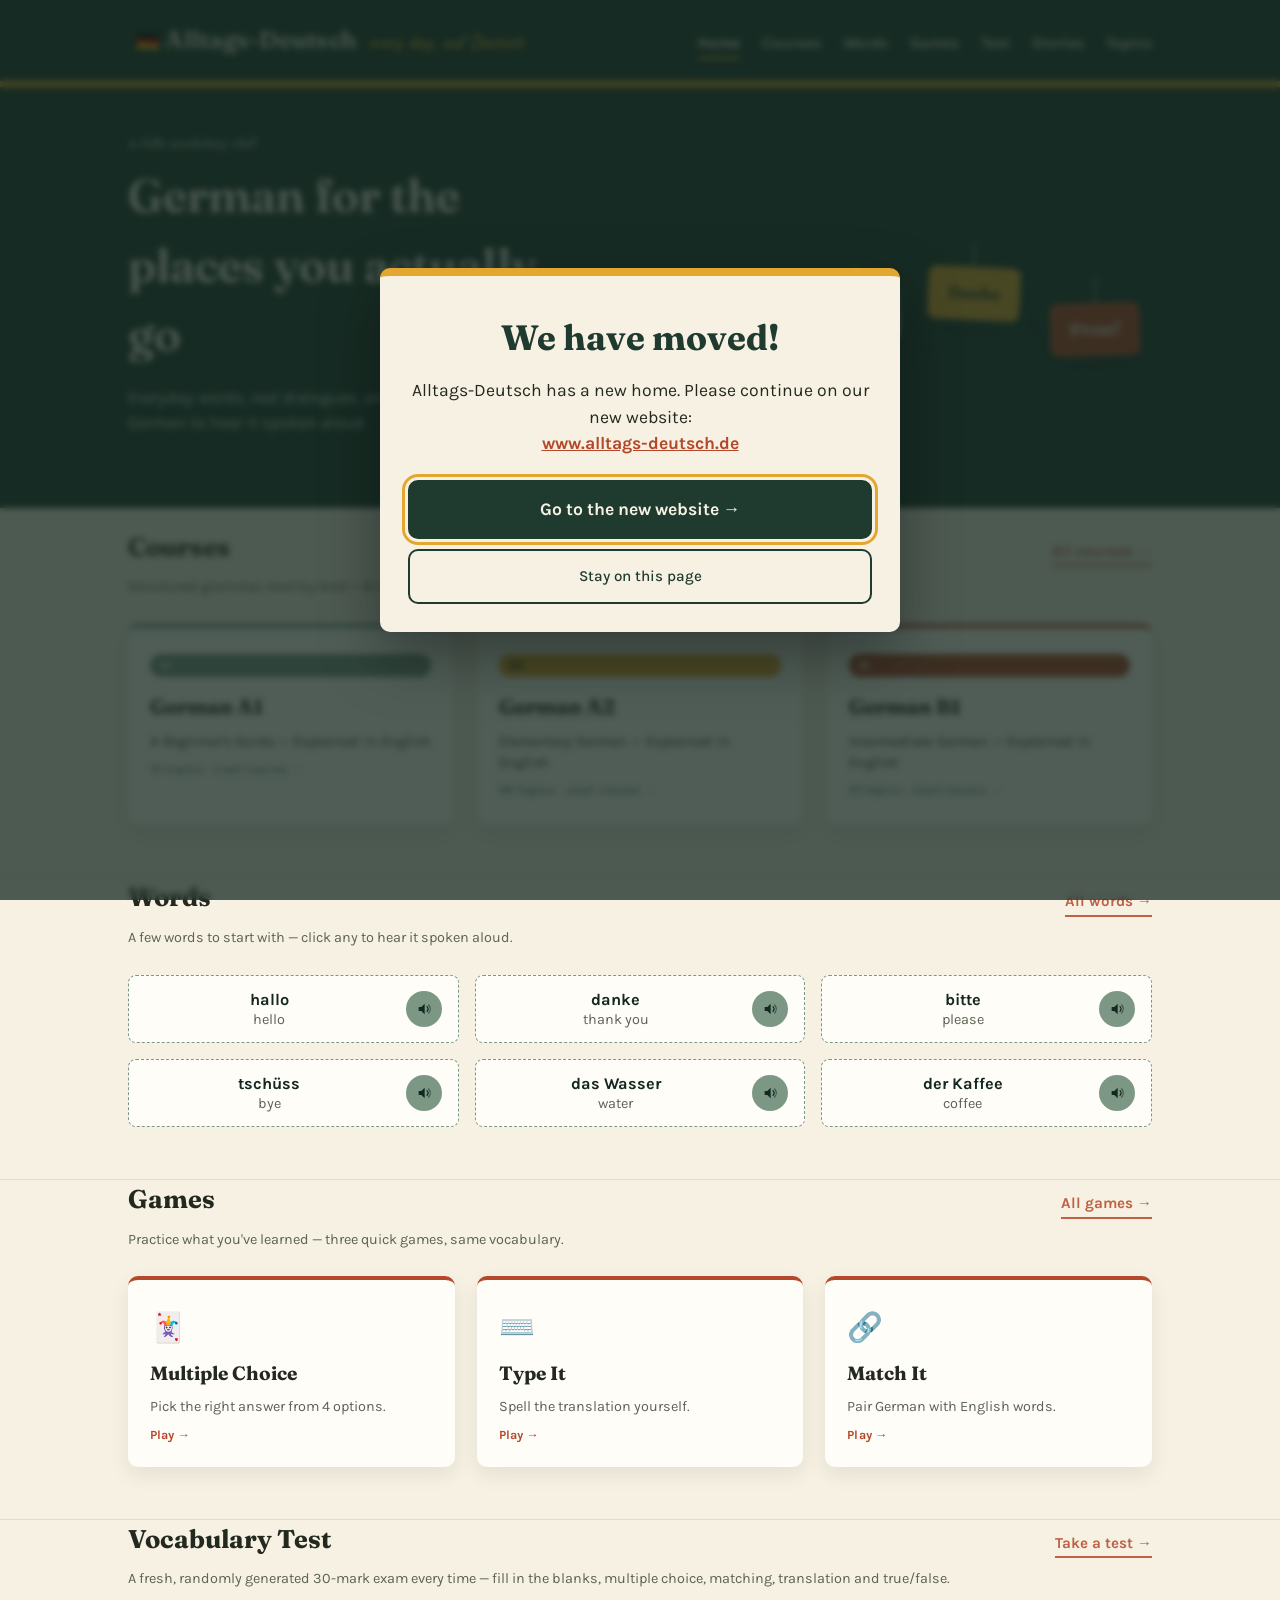
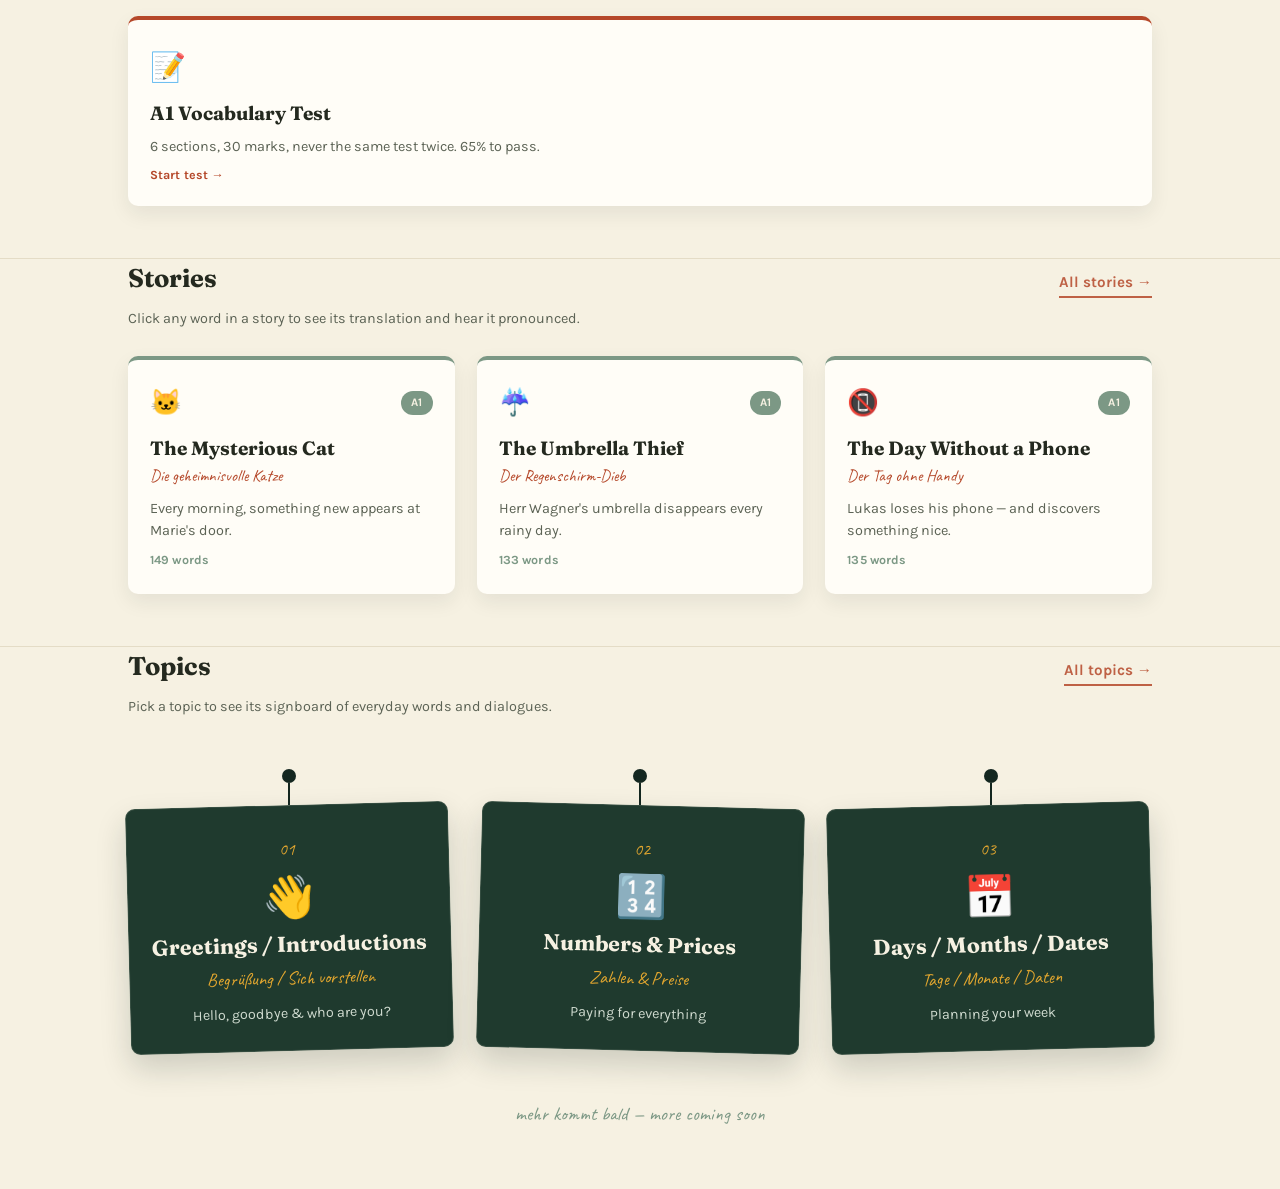
<file: index.html>
<!DOCTYPE html>
<html lang="en">
<head>
<meta charset="UTF-8">
<meta name="viewport" content="width=device-width, initial-scale=1.0">
<title>Alltags-Deutsch — Learn German for Daily Life</title>
<meta name="description" content="Learn everyday German vocabulary and dialogues, topic by topic, with click-to-hear pronunciation.">
<link rel="preconnect" href="https://fonts.googleapis.com">
<link rel="preconnect" href="https://fonts.gstatic.com" crossorigin>
<link href="https://fonts.googleapis.com/css2?family=Fraunces:opsz,wght@9..144,500;9..144,600&family=Karla:wght@400;500;700&family=Caveat:wght@600&display=swap" rel="stylesheet">
<link rel="icon" type="image/svg+xml" href="favicon.svg">
<link rel="stylesheet" href="style.css">
</head>
<body>

<header class="site-header">
  <div class="wrap">
    <a class="brand" href="index.html">
      <span class="flag-icon">&#x1f1e9;&#x1f1ea;</span>
      Alltags-Deutsch <span>every day, auf Deutsch</span>
    </a>
    <nav class="site-nav">
      <a class="nav-link is-active" href="index.html">Home</a>
      <a class="nav-link" href="courses.html">Courses</a>
      <a class="nav-link" href="words.html">Words</a>
      <a class="nav-link" href="games.html">Games</a>
      <a class="nav-link" href="test.html">Test</a>
      <a class="nav-link" href="stories.html">Stories</a>
      <a class="nav-link" href="topics.html">Topics</a>
    </nav>
  </div>
</header>

<section class="hero">
  <div class="wrap hero-wrap">
    <div class="hero-text">
      <p class="hero-eyebrow">a little vocabulary stall</p>
      <h1>German for the places you actually go</h1>
      <p>Everyday words, real dialogues, and short stories — click anything German to hear it spoken aloud.</p>
    </div>

    <div class="hero-art" aria-hidden="true">
      <div class="hero-tag hero-tag--1">
        <div class="hero-tag-string"></div>
        <div class="hero-tag-card">
          <span>Hallo!</span>
        </div>
      </div>
      <div class="hero-tag hero-tag--2">
        <div class="hero-tag-string"></div>
        <div class="hero-tag-card hero-tag-card--mustard">
          <span>Danke</span>
        </div>
      </div>
      <div class="hero-tag hero-tag--3">
        <div class="hero-tag-string"></div>
        <div class="hero-tag-card hero-tag-card--brick">
          <span>Prost!</span>
        </div>
      </div>
    </div>
  </div>
</section>

<section class="stories-teaser">
  <div class="wrap">
    <div class="stories-teaser-head">
      <h2>Courses</h2>
      <a class="nav-link" href="courses.html" style="color: var(--brick); border-color: var(--brick);">All courses →</a>
    </div>
    <p class="section-hint" style="margin-top: -14px;">Structured grammar, level by level — A1 is ready, A2 and B1 are coming soon.</p>
    <div class="course-grid" id="courses-teaser-grid">
      <!-- Filled in by app.js from COURSES in courses-data.js -->
    </div>
  </div>
</section>

<section class="stories-teaser">
  <div class="wrap">
    <div class="stories-teaser-head">
      <h2>Words</h2>
      <a class="nav-link" href="words.html" style="color: var(--brick); border-color: var(--brick);">All words →</a>
    </div>
    <p class="section-hint" style="margin-top: -14px;">A few words to start with — click any to hear it spoken aloud.</p>
    <div class="vocab-grid" id="words-teaser-grid">
      <!-- Filled in by app.js from WORDS in words-data.js -->
    </div>
  </div>
</section>

<section class="stories-teaser">
  <div class="wrap">
    <div class="stories-teaser-head">
      <h2>Games</h2>
      <a class="nav-link" href="games.html" style="color: var(--brick); border-color: var(--brick);">All games →</a>
    </div>
    <p class="section-hint" style="margin-top: -14px;">Practice what you've learned — three quick games, same vocabulary.</p>
    <div class="stories-teaser-grid" id="games-teaser-grid">
      <!-- Filled in by app.js from GAME_MODES -->
    </div>
  </div>
</section>

<section class="stories-teaser">
  <div class="wrap">
    <div class="stories-teaser-head">
      <h2>Vocabulary Test</h2>
      <a class="nav-link" href="test.html" style="color: var(--brick); border-color: var(--brick);">Take a test →</a>
    </div>
    <p class="section-hint" style="margin-top: -14px;">A fresh, randomly generated 30-mark exam every time — fill in the blanks, multiple choice, matching, translation and true/false.</p>
    <div class="stories-teaser-grid">
      <a class="game-teaser-card" href="test.html">
        <span class="game-teaser-icon" aria-hidden="true">📝</span>
        <h3>A1 Vocabulary Test</h3>
        <p class="story-card-tagline">6 sections, 30 marks, never the same test twice. 65% to pass.</p>
        <span class="game-teaser-cta">Start test →</span>
      </a>
    </div>
  </div>
</section>

<section class="stories-teaser">
  <div class="wrap">
    <div class="stories-teaser-head">
      <h2>Stories</h2>
      <a class="nav-link" href="stories.html" style="color: var(--brick); border-color: var(--brick);">All stories →</a>
    </div>
    <p class="section-hint" style="margin-top: -14px;">Click any word in a story to see its translation and hear it pronounced.</p>
    <div class="stories-teaser-grid" id="stories-teaser-grid">
      <!-- Filled in by app.js from STORIES in stories-data.js -->
    </div>
  </div>
</section>

<section class="stories-teaser">
  <div class="wrap">
    <div class="stories-teaser-head">
      <h2>Topics</h2>
      <a class="nav-link" href="topics.html" style="color: var(--brick); border-color: var(--brick);">All topics →</a>
    </div>
    <p class="section-hint" style="margin-top: -14px;">Pick a topic to see its signboard of everyday words and dialogues.</p>
    <div class="signboard-grid" id="topics-teaser-grid">
      <!-- Filled in by app.js from TOPICS in data.js -->
    </div>
  </div>
</section>

<p class="footer-note wrap">mehr kommt bald — more coming soon</p>

<script src="data.js"></script>
<script src="stories-data.js"></script>
<script src="words-data.js"></script>
<script src="courses-data.js"></script>
<script src="app.js"></script>
<script src="common.js"></script>
</body>
</html>
</file>
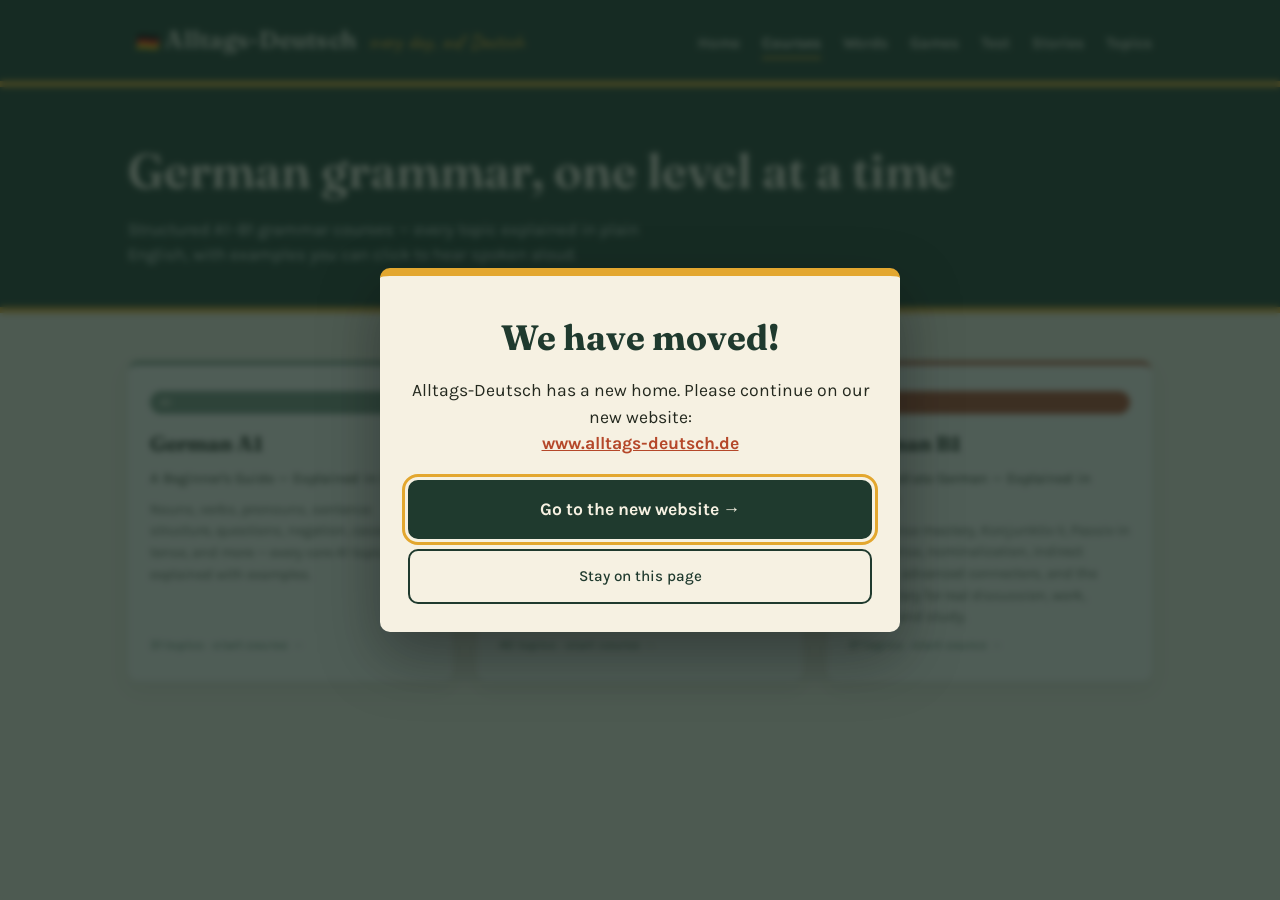
<file: courses.html>
<!DOCTYPE html>
<html lang="en">
<head>
<meta charset="UTF-8">
<meta name="viewport" content="width=device-width, initial-scale=1.0">
<title>Courses · Alltags-Deutsch</title>
<meta name="description" content="German grammar courses from A1 to B1 — every topic explained in English, with examples you can click to hear spoken aloud.">
<link rel="preconnect" href="https://fonts.googleapis.com">
<link rel="preconnect" href="https://fonts.gstatic.com" crossorigin>
<link href="https://fonts.googleapis.com/css2?family=Fraunces:opsz,wght@9..144,500;9..144,600&family=Karla:wght@400;500;700&family=Caveat:wght@600&display=swap" rel="stylesheet">
<link rel="icon" type="image/svg+xml" href="favicon.svg">
<link rel="stylesheet" href="style.css">
</head>
<body>

<header class="site-header">
  <div class="wrap">
    <a class="brand" href="index.html">
      <span class="flag-icon">&#x1f1e9;&#x1f1ea;</span>
      Alltags-Deutsch <span>every day, auf Deutsch</span>
    </a>
    <nav class="site-nav">
      <a class="nav-link" href="index.html">Home</a>
      <a class="nav-link is-active" href="courses.html">Courses</a>
      <a class="nav-link" href="words.html">Words</a>
      <a class="nav-link" href="games.html">Games</a>
      <a class="nav-link" href="test.html">Test</a>
      <a class="nav-link" href="stories.html">Stories</a>
      <a class="nav-link" href="topics.html">Topics</a>
    </nav>
  </div>
</header>

<section class="stories-hero">
  <div class="wrap">
    <h1>German grammar, one level at a time</h1>
    <p>Structured A1–B1 grammar courses — every topic explained in plain English, with examples you can click to hear spoken aloud.</p>
  </div>
</section>

<section class="stories-list-section">
  <div class="wrap">
    <div class="course-grid" id="course-grid">
      <!-- Filled in by courses.js from COURSES in courses-data.js -->
    </div>
  </div>
</section>


<script src="courses-data.js"></script>
<script src="courses.js"></script>
<script src="common.js"></script>
</body>
</html>
</file>
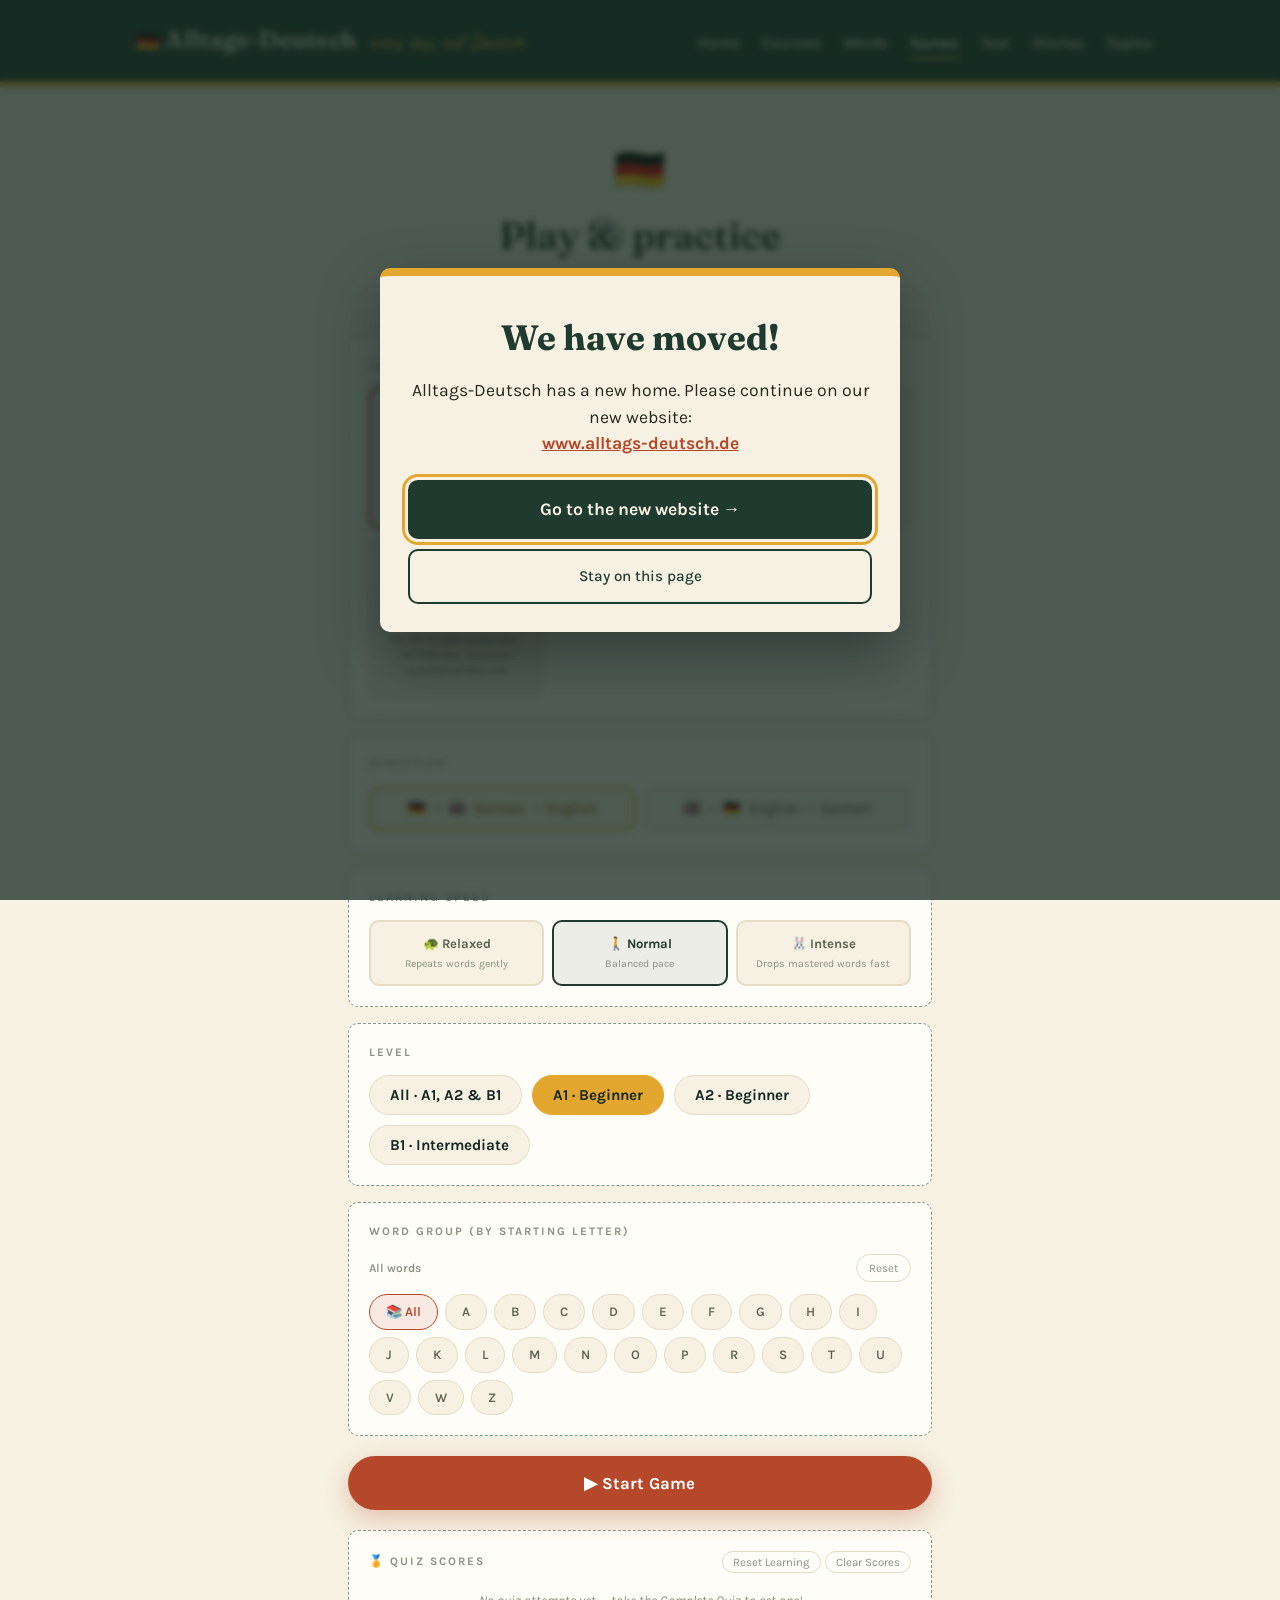
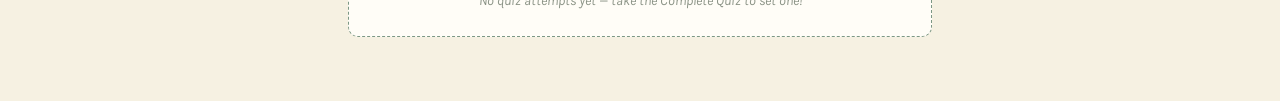
<file: games.html>
<!DOCTYPE html>
<html lang="en">
<head>
<meta charset="UTF-8">
<meta name="viewport" content="width=device-width, initial-scale=1.0">
<title>Games · Alltags-Deutsch</title>
<meta name="description" content="Practice the Alltags-Deutsch vocabulary with three games: Multiple Choice, Type It and Match It.">
<link rel="preconnect" href="https://fonts.googleapis.com">
<link rel="preconnect" href="https://fonts.gstatic.com" crossorigin>
<link href="https://fonts.googleapis.com/css2?family=Fraunces:opsz,wght@9..144,500;9..144,600&family=Karla:wght@400;500;700&family=Caveat:wght@600&display=swap" rel="stylesheet">
<link rel="icon" type="image/svg+xml" href="favicon.svg">
<link rel="stylesheet" href="style.css">
</head>
<body>

<header class="site-header">
  <div class="wrap">
    <a class="brand" href="index.html">
      <span class="flag-icon">&#x1f1e9;&#x1f1ea;</span>
      Alltags-Deutsch <span>every day, auf Deutsch</span>
    </a>
    <nav class="site-nav">
      <a class="nav-link" href="index.html">Home</a>
      <a class="nav-link" href="courses.html">Courses</a>
      <a class="nav-link" href="words.html">Words</a>
      <a class="nav-link is-active" href="games.html">Games</a>
      <a class="nav-link" href="test.html">Test</a>
      <a class="nav-link" href="stories.html">Stories</a>
      <a class="nav-link" href="topics.html">Topics</a>
    </nav>
  </div>
</header>

<div id="fx-layer"></div>

<!-- ══════════════ SETUP SCREEN ══════════════ -->
<section class="games-section" id="setup-screen">
  <div class="wrap games-wrap">

    <div class="games-hero">
      <span class="hero-flag">&#x1f1e9;&#x1f1ea;</span>
      <h1>Play &amp; practice</h1>
      <p id="games-hero-sub">Loading vocabulary…</p>
    </div>

    <!-- GAME MODE -->
    <div class="game-setup-card">
      <div class="setup-label">Game mode</div>
      <div class="mode-cards">
        <div class="mode-card selected" data-gamemode="mc">
          <span class="mc-icon">&#x1f0cf;</span>
          <div class="mc-name">Multiple Choice</div>
          <div class="mc-desc">Pick the right answer from 4 options</div>
        </div>
        <div class="mode-card" data-gamemode="type">
          <span class="mc-icon">&#x2328;&#xfe0f;</span>
          <div class="mc-name">Type It</div>
          <div class="mc-desc">Spell the translation yourself</div>
        </div>
        <div class="mode-card" data-gamemode="match">
          <span class="mc-icon">&#x1f517;</span>
          <div class="mc-name">Match It</div>
          <div class="mc-desc">Pair German with English words</div>
        </div>
        <div class="mode-card" data-gamemode="quiz">
          <span class="mc-icon">&#x1f4dd;</span>
          <div class="mc-name">Complete Quiz</div>
          <div class="mc-desc">20&ndash;50 mixed questions &middot; no lifelines &middot; answers revealed at the end</div>
        </div>
      </div>
    </div>

    <!-- DIRECTION -->
    <div class="game-setup-card" id="dir-section">
      <div class="setup-label">Direction</div>
      <div class="dir-toggle">
        <button type="button" class="dir-btn selected" data-val="de-en">&#x1f1e9;&#x1f1ea; &rarr; &#x1f1ec;&#x1f1e7; &nbsp;German &rarr; English</button>
        <button type="button" class="dir-btn" data-val="en-de">&#x1f1ec;&#x1f1e7; &rarr; &#x1f1e9;&#x1f1ea; &nbsp;English &rarr; German</button>
      </div>
    </div>

    <!-- LEARNING SPEED -->
    <div class="game-setup-card" id="rate-section">
      <div class="setup-label">Learning speed</div>
      <div class="rate-toggle">
        <div class="rate-btn" data-val="0.6">
          <div class="rt-name">&#x1f422; Relaxed</div>
          <div class="rt-desc">Repeats words gently</div>
        </div>
        <div class="rate-btn selected" data-val="1">
          <div class="rt-name">&#x1f6b6; Normal</div>
          <div class="rt-desc">Balanced pace</div>
        </div>
        <div class="rate-btn" data-val="1.7">
          <div class="rt-name">&#x1f430; Intense</div>
          <div class="rt-desc">Drops mastered words fast</div>
        </div>
      </div>
    </div>

    <!-- QUIZ LENGTH (Complete Quiz mode only) -->
    <div class="game-setup-card" id="quiz-length-section" style="display:none">
      <div class="setup-label">Quiz length</div>
      <div class="rate-toggle wrap" id="quiz-length-toggle">
        <div class="rate-btn" data-val="20">
          <div class="rt-name">20</div>
          <div class="rt-desc">Quick check</div>
        </div>
        <div class="rate-btn selected" data-val="30">
          <div class="rt-name">30</div>
          <div class="rt-desc">Standard</div>
        </div>
        <div class="rate-btn" data-val="40">
          <div class="rt-name">40</div>
          <div class="rt-desc">Thorough</div>
        </div>
        <div class="rate-btn" data-val="50">
          <div class="rt-name">50</div>
          <div class="rt-desc">Full test</div>
        </div>
      </div>
      <p class="quiz-length-note">Mixes Multiple Choice, Fill the Blank and Match It &middot; no help, no lives &middot; 65% to pass</p>
    </div>

    <!-- LEVEL -->
    <div class="game-setup-card">
      <div class="setup-label">Level</div>
      <div class="level-tabs" id="game-level-tabs"></div>
    </div>

    <!-- LETTER FILTER -->
    <div class="game-setup-card">
      <div class="setup-label">Word group (by starting letter)</div>
      <div class="cat-toolbar">
        <span class="cat-count" id="cat-count">All words</span>
        <button type="button" class="cat-clear" id="cat-clear">Reset</button>
      </div>
      <div class="cat-scroll">
        <div class="cat-wrap" id="cat-wrap"></div>
      </div>
    </div>

    <button type="button" class="start-btn" id="start-btn">&#x25b6; Start Game</button>

    <div class="game-scoreboard">
      <div class="sb-header">
        <h3>&#x1f3c5; Quiz Scores</h3>
        <div>
          <button type="button" class="reset-btn" id="reset-learning-btn">Reset Learning</button>
          <button type="button" class="reset-btn" id="reset-btn">Clear Scores</button>
        </div>
      </div>
      <div class="sb-list" id="sb-list"></div>
    </div>

  </div>
</section>

<!-- ══════════════ GAME SCREEN ══════════════ -->
<section class="games-section" id="game-screen">
  <div class="wrap games-wrap">

    <div class="game-topbar">
      <button type="button" class="back-btn" id="back-btn">&larr; Menu</button>
      <div class="lives-wrap" id="lives-wrap">
        <span class="heart" id="h1">&#x2764;&#xfe0f;</span>
        <span class="heart" id="h2">&#x2764;&#xfe0f;</span>
        <span class="heart" id="h3">&#x2764;&#xfe0f;</span>
      </div>
      <div class="diff-badge" id="diff-badge">
        <span class="diff-star">&#x26a1;</span>
        <span class="diff-label">LV<span id="diff-level">1</span></span>
        <span class="diff-dots" id="diff-dots"></span>
      </div>
      <div class="score-badge">&#x2b50; <span id="score-val">0</span></div>
    </div>

    <div class="streak-bar">
      <div class="streak-pill" id="streak-pill">&#x1f525; <span id="streak-num">0</span> streak</div>
    </div>

    <div class="progress-track"><div class="progress-fill" id="progress-fill"></div></div>
    <div class="session-tag" id="session-tag"></div>

    <!-- QUIZ SECTION (MC + Type) -->
    <div id="quiz-section">
      <div class="q-card" id="q-card">
        <div class="q-direction" id="q-dir"></div>
        <div class="q-word" id="q-word">&mdash;</div>
        <div class="speak-hint" id="speak-hint">&#x1f50a; tap to hear pronunciation</div>
        <div class="q-cat-tag" id="q-cat-tag"></div>
      </div>

      <div class="help-row" id="help-row" style="display:none">
        <button type="button" class="help-btn" id="help-btn">&#x1f4a1; Help &mdash; see it used in a sentence</button>
      </div>
      <div class="help-panel" id="help-panel" style="display:none"></div>

      <!-- MULTIPLE CHOICE -->
      <div id="mc-section">
        <div class="options-grid" id="opts-grid">
          <button type="button" class="opt-btn" data-idx="0"><span class="key-hint">A</span></button>
          <button type="button" class="opt-btn" data-idx="1"><span class="key-hint">B</span></button>
          <button type="button" class="opt-btn" data-idx="2"><span class="key-hint">C</span></button>
          <button type="button" class="opt-btn" data-idx="3"><span class="key-hint">D</span></button>
        </div>
      </div>

      <!-- TYPING -->
      <div id="type-section" style="display:none">
        <div class="special-chars" id="special-chars">
          <button type="button" class="char-btn" data-char="&auml;">&auml;</button>
          <button type="button" class="char-btn" data-char="&ouml;">&ouml;</button>
          <button type="button" class="char-btn" data-char="&uuml;">&uuml;</button>
          <button type="button" class="char-btn" data-char="&Auml;">&Auml;</button>
          <button type="button" class="char-btn" data-char="&Ouml;">&Ouml;</button>
          <button type="button" class="char-btn" data-char="&Uuml;">&Uuml;</button>
          <button type="button" class="char-btn" data-char="&szlig;">&szlig;</button>
        </div>
        <div class="type-wrap">
          <div class="type-input-row">
            <input class="type-input" id="type-input" type="text" placeholder="Type your answer…"
              autocomplete="off" autocorrect="off" autocapitalize="off" spellcheck="false" />
            <button type="button" class="submit-btn" id="submit-btn">Check</button>
          </div>
          <div class="spell-feedback" id="spell-feedback"></div>
        </div>
      </div>

      <div class="status-row">
        <div class="status-msg" id="status-msg">Choose your answer</div>
      </div>

      <div class="game-controls">
        <button type="button" class="next-btn" id="next-btn" disabled>Next &rarr;</button>
        <button type="button" class="skip-btn" id="skip-btn">Skip</button>
      </div>
    </div>

    <!-- MATCH SECTION -->
    <div id="match-section">
      <div class="match-header">
        <div class="match-timer" id="match-timer">0:00</div>
        <p id="match-status-text">Tap a German word, then its English match</p>
        <button type="button" class="help-btn" id="match-help-btn" style="display:none">&#x1f4a1; Help</button>
      </div>
      <div class="help-panel" id="match-help-panel" style="display:none"></div>
      <div class="match-score-row">
        <span>&#x2705; Matched: <strong id="match-matched">0</strong>/<span id="match-total">6</span></span>
        <span>&#x274c; Mistakes: <strong id="match-mistakes">0</strong></span>
      </div>
      <div class="match-grid" id="match-grid"></div>
    </div>

  </div>
</section>

<!-- ══════════════ GAME OVER ══════════════ -->
<div id="gameover-overlay">
  <div class="gameover-card">
    <div class="go-icon" id="go-icon">&#x1f494;</div>
    <h2 id="go-title">Game Over</h2>
    <p id="go-sub">You ran out of lives</p>
    <div class="go-score" id="go-score">0<small>points</small></div>
    <div id="wrong-words-container" style="display:none;">
      <div class="wrong-words-list" id="wrong-words-list">
        <h4>&#x1f4dd; Words to review:</h4>
        <div id="wrong-words-items"></div>
      </div>
    </div>
    <div class="go-btns">
      <button type="button" class="go-retry" id="go-retry">Play again</button>
      <button type="button" class="go-menu" id="go-menu">Back to menu</button>
    </div>
  </div>
</div>

<!-- ══════════════ QUIZ REVIEW (Complete Quiz mode) ══════════════ -->
<div id="quiz-review-overlay">
  <div class="quiz-review-card">
    <div class="go-icon" id="qr-icon">&#x1f4dd;</div>
    <h2 id="qr-title">Quiz complete!</h2>
    <div class="qr-status-badge" id="qr-status-badge">Good</div>
    <div class="qr-score-row">
      <div class="qr-score-big" id="qr-score-big">0<small>/0 correct</small></div>
      <div class="qr-percent" id="qr-percent">0%</div>
    </div>
    <p class="qr-pass-line" id="qr-pass-line"></p>
    <div class="qr-answers" id="qr-answers"></div>
    <div class="go-btns">
      <button type="button" class="go-retry" id="qr-retry">Play again</button>
      <button type="button" class="go-menu" id="qr-menu">Back to menu</button>
    </div>
  </div>
</div>

<script src="data.js"></script>
<script src="words-data.js"></script>
<script src="games.js"></script>
<script src="common.js"></script>
</body>
</html>
</file>
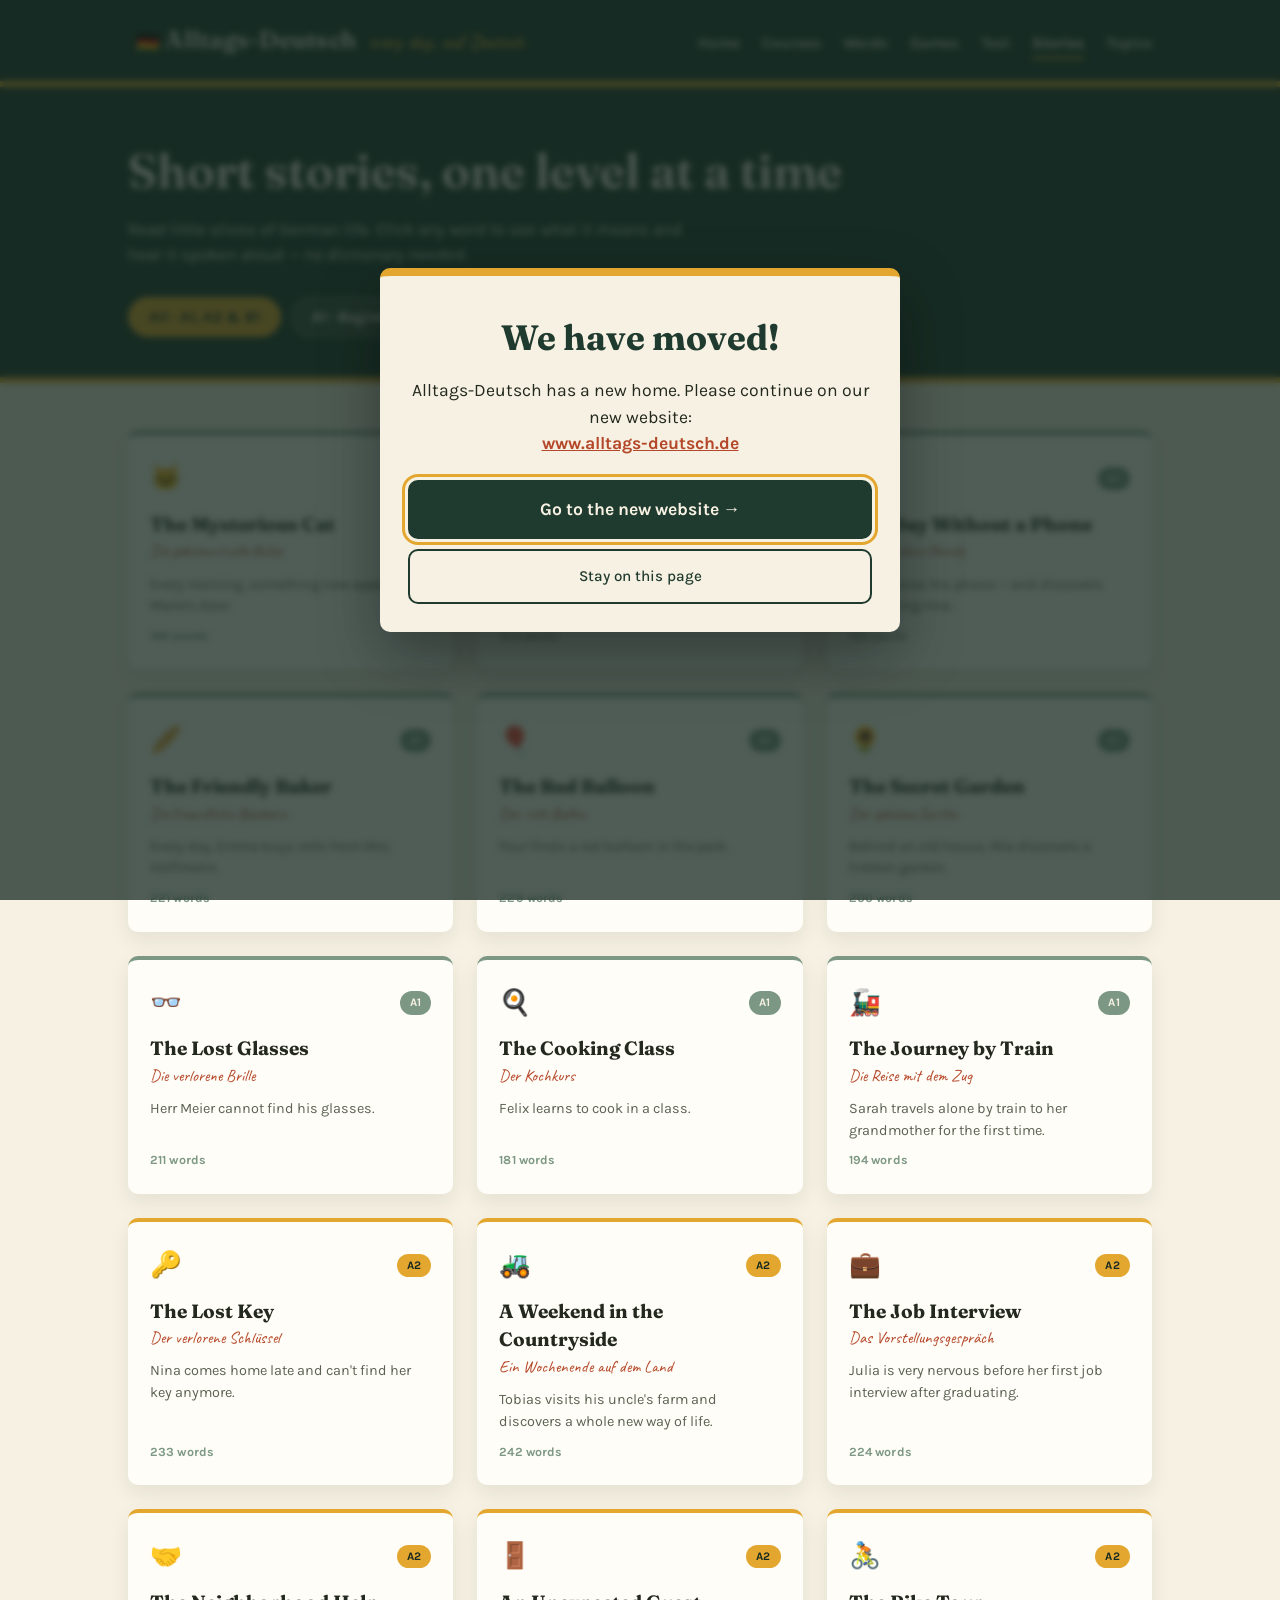
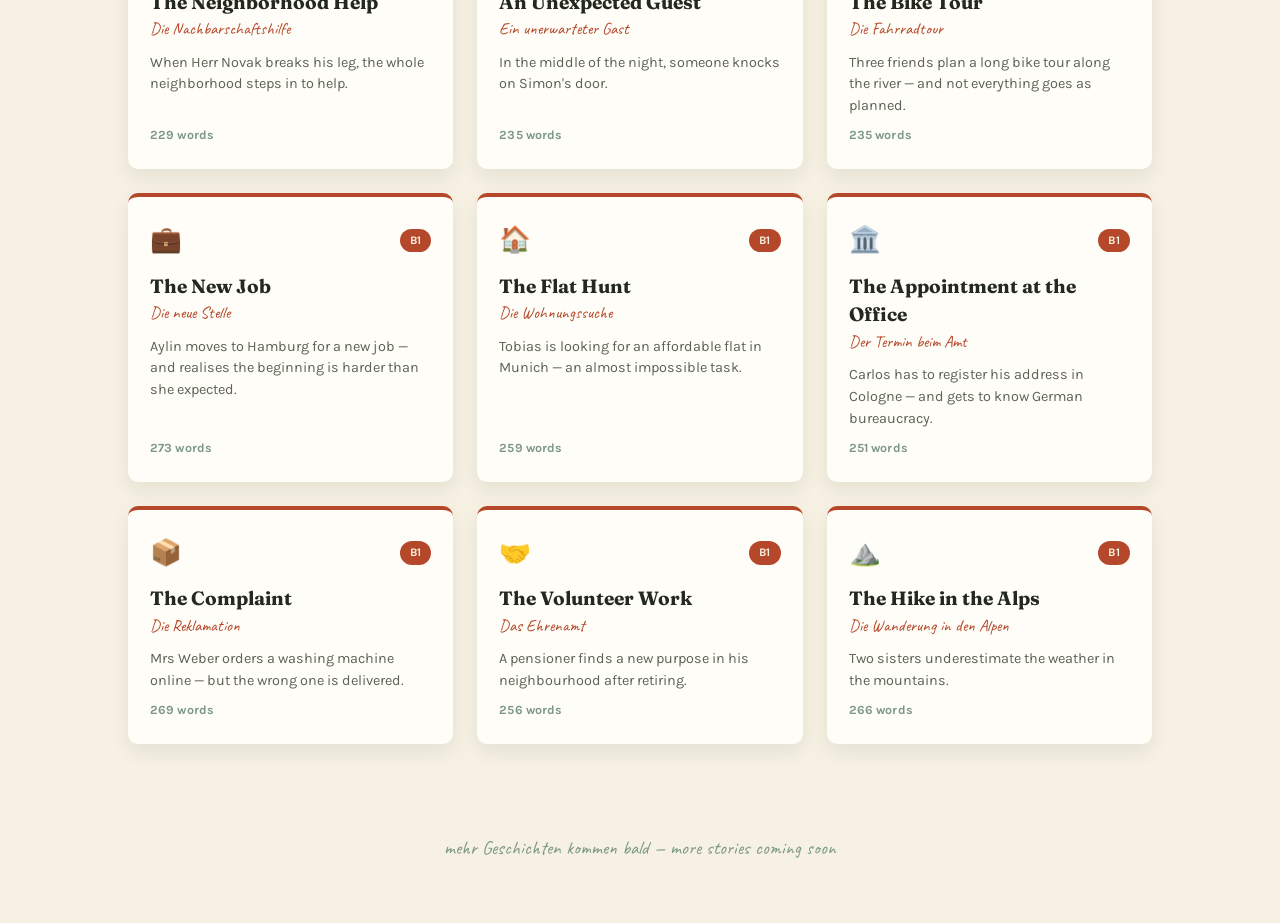
<file: stories.html>
<!DOCTYPE html>
<html lang="en">
<head>
<meta charset="UTF-8">
<meta name="viewport" content="width=device-width, initial-scale=1.0">
<title>Stories · Alltags-Deutsch</title>
<meta name="description" content="Short German stories to read, graded by level, with click-to-translate words and pronunciation.">
<link rel="preconnect" href="https://fonts.googleapis.com">
<link rel="preconnect" href="https://fonts.gstatic.com" crossorigin>
<link href="https://fonts.googleapis.com/css2?family=Fraunces:opsz,wght@9..144,500;9..144,600&family=Karla:wght@400;500;700&family=Caveat:wght@600&display=swap" rel="stylesheet">
<link rel="icon" type="image/svg+xml" href="favicon.svg">
<link rel="stylesheet" href="style.css">
</head>
<body>

<header class="site-header">
  <div class="wrap">
    <a class="brand" href="index.html">
      <span class="flag-icon">&#x1f1e9;&#x1f1ea;</span>
      Alltags-Deutsch <span>every day, auf Deutsch</span>
    </a>
    <nav class="site-nav">
      <a class="nav-link" href="index.html">Home</a>
      <a class="nav-link" href="courses.html">Courses</a>
      <a class="nav-link" href="words.html">Words</a>
      <a class="nav-link" href="games.html">Games</a>
      <a class="nav-link" href="test.html">Test</a>
      <a class="nav-link is-active" href="stories.html">Stories</a>
      <a class="nav-link" href="topics.html">Topics</a>
    </nav>
  </div>
</header>

<section class="stories-hero">
  <div class="wrap">
    <h1>Short stories, one level at a time</h1>
    <p>Read little slices of German life. Click any word to see what it means and hear it spoken aloud — no dictionary needed.</p>
    <div class="level-tabs" id="level-tabs"></div>
  </div>
</section>

<section class="stories-list-section">
  <div class="wrap">
    <div id="stories-root"></div>
  </div>
</section>

<p class="footer-note wrap">mehr Geschichten kommen bald — more stories coming soon</p>

<script src="data.js"></script>
<script src="stories-data.js"></script>
<script src="stories.js"></script>
<script src="common.js"></script>
</body>
</html>
</file>
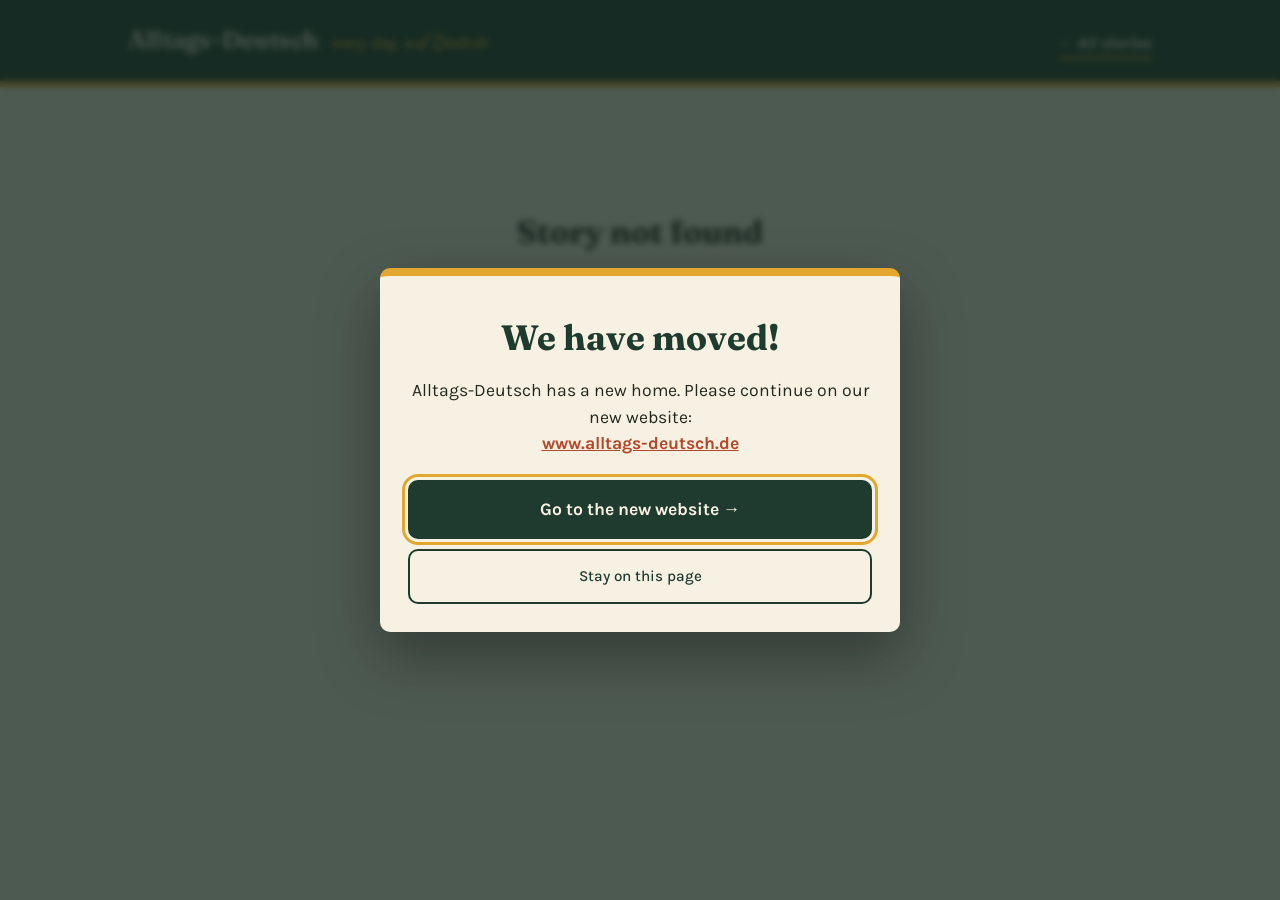
<file: story.html>
<!DOCTYPE html>
<html lang="en">
<head>
<meta charset="UTF-8">
<meta name="viewport" content="width=device-width, initial-scale=1.0">
<title>Story · Alltags-Deutsch</title>
<link rel="preconnect" href="https://fonts.googleapis.com">
<link rel="preconnect" href="https://fonts.gstatic.com" crossorigin>
<link href="https://fonts.googleapis.com/css2?family=Fraunces:opsz,wght@9..144,500;9..144,600&family=Karla:wght@400;500;700&family=Caveat:wght@600&display=swap" rel="stylesheet">
<link rel="icon" type="image/svg+xml" href="favicon.svg">
<link rel="stylesheet" href="style.css">
</head>
<body>

<header class="site-header">
  <div class="wrap">
    <a class="brand" href="index.html">Alltags-Deutsch <span>every day, auf Deutsch</span></a>
    <a class="back-link" href="stories.html">← All stories</a>
  </div>
</header>

<main id="story-root">
  <!-- Populated by story.js based on ?id= in the URL -->
</main>

<script src="data.js"></script>
<script src="stories-data.js"></script>
<script src="story.js"></script>
<script src="common.js"></script>
</body>
</html>
</file>
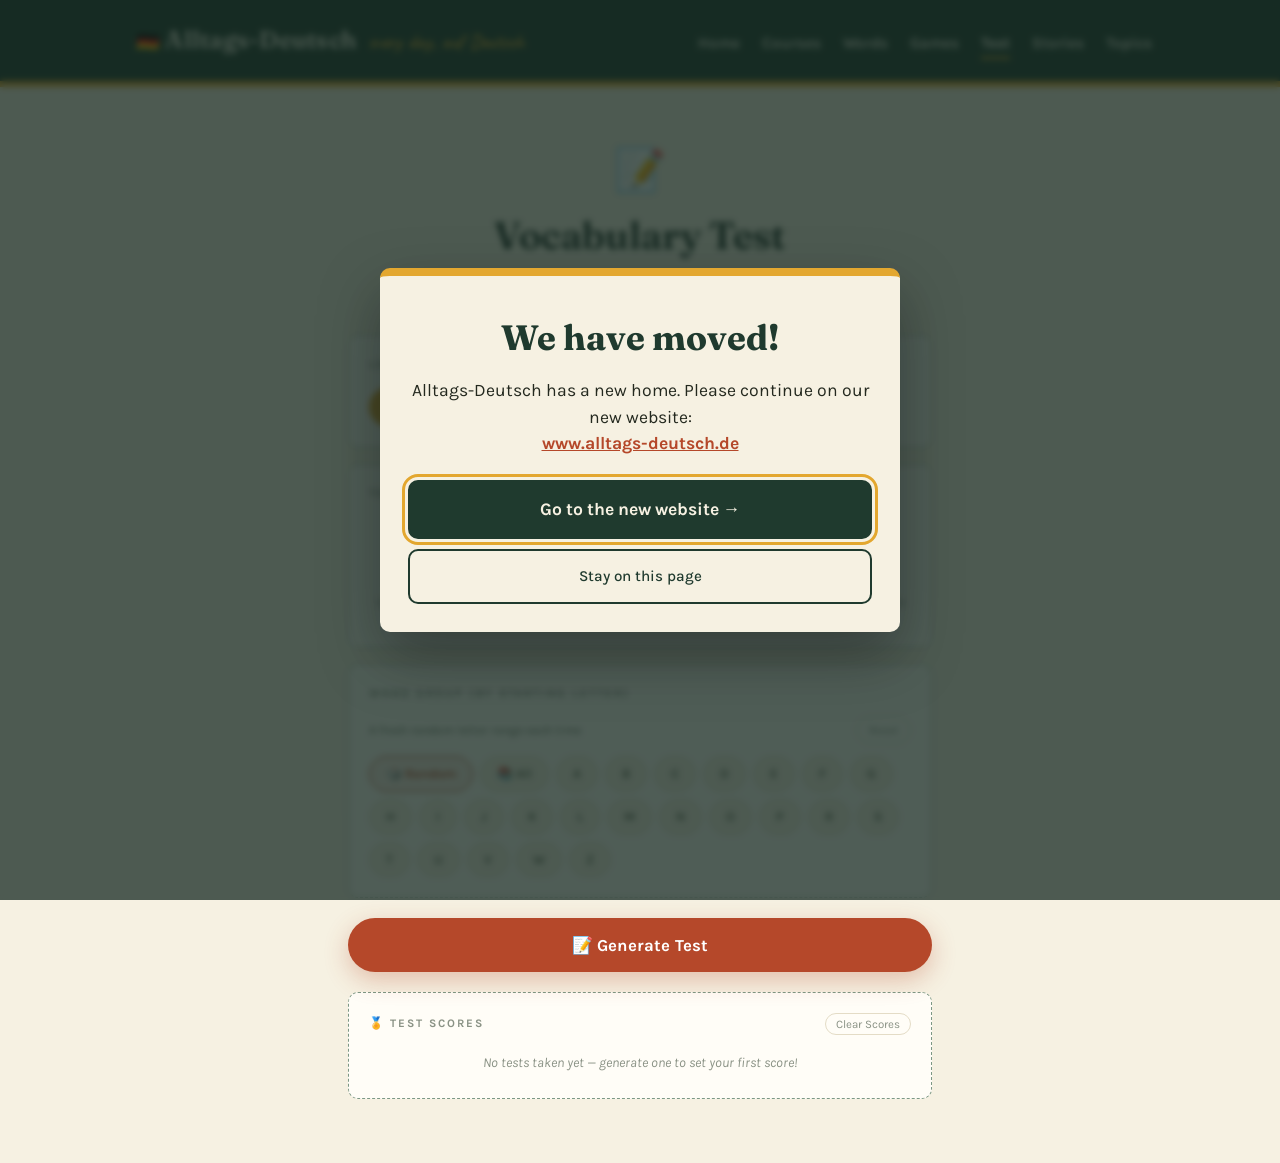
<file: test.html>
<!DOCTYPE html>
<html lang="en">
<head>
<meta charset="UTF-8">
<meta name="viewport" content="width=device-width, initial-scale=1.0">
<title>Vocabulary Test · Alltags-Deutsch</title>
<meta name="description" content="A fresh, randomly generated German A1, A2 or B1 vocabulary test every time — 30, 50 or 100 marks: fill in the blanks, multiple choice, der/die/das, matching, translation and true/false.">
<link rel="preconnect" href="https://fonts.googleapis.com">
<link rel="preconnect" href="https://fonts.gstatic.com" crossorigin>
<link href="https://fonts.googleapis.com/css2?family=Fraunces:opsz,wght@9..144,500;9..144,600&family=Karla:wght@400;500;700&family=Caveat:wght@600&display=swap" rel="stylesheet">
<link rel="icon" type="image/svg+xml" href="favicon.svg">
<link rel="stylesheet" href="style.css">
</head>
<body>

<header class="site-header">
  <div class="wrap">
    <a class="brand" href="index.html">
      <span class="flag-icon">&#x1f1e9;&#x1f1ea;</span>
      Alltags-Deutsch <span>every day, auf Deutsch</span>
    </a>
    <nav class="site-nav">
      <a class="nav-link" href="index.html">Home</a>
      <a class="nav-link" href="courses.html">Courses</a>
      <a class="nav-link" href="words.html">Words</a>
      <a class="nav-link" href="games.html">Games</a>
      <a class="nav-link is-active" href="test.html">Test</a>
      <a class="nav-link" href="stories.html">Stories</a>
      <a class="nav-link" href="topics.html">Topics</a>
    </nav>
  </div>
</header>

<!-- ══════════════ SETUP SCREEN ══════════════ -->
<section class="games-section" id="test-setup-screen">
  <div class="wrap games-wrap">

    <div class="games-hero">
      <span class="hero-flag">&#x1f4dd;</span>
      <h1>Vocabulary Test</h1>
      <p id="test-hero-sub">Loading vocabulary…</p>
    </div>

    <!-- LEVEL -->
    <div class="game-setup-card">
      <div class="setup-label">Level</div>
      <div class="level-tabs" id="test-level-tabs"></div>
    </div>

    <!-- TEST LENGTH -->
    <div class="game-setup-card">
      <div class="setup-label">Test length</div>
      <div class="rate-toggle wrap" id="test-marks-toggle"></div>
      <p class="quiz-length-note">Up to 9 question types, in a different order every time &middot; answers are never in a fixed pattern &middot; 65% to pass</p>
    </div>

    <!-- LETTER FILTER -->
    <div class="game-setup-card">
      <div class="setup-label">Word group (by starting letter)</div>
      <div class="cat-toolbar">
        <span class="cat-count" id="test-cat-count">A fresh random letter range each time</span>
        <button type="button" class="cat-clear" id="test-cat-clear">Reset</button>
      </div>
      <div class="cat-scroll">
        <div class="cat-wrap" id="test-cat-wrap"></div>
      </div>
    </div>

    <button type="button" class="start-btn" id="test-start-btn">&#x1f4dd; Generate Test</button>

    <div class="game-scoreboard">
      <div class="sb-header">
        <h3>&#x1f3c5; Test Scores</h3>
        <div>
          <button type="button" class="reset-btn" id="test-reset-btn">Clear Scores</button>
        </div>
      </div>
      <div class="sb-list" id="test-sb-list"></div>
    </div>

  </div>
</section>

<!-- ══════════════ EXAM SCREEN ══════════════ -->
<section class="games-section" id="test-exam-screen" style="display:none">
  <div class="wrap games-wrap">
    <div class="exam-paper">
      <div class="exam-head">
        <h1 id="exam-title">A1 German Vocabulary Test</h1>
        <p id="exam-meta">Total Marks: 30</p>
      </div>

      <div id="exam-body"></div>

      <div class="exam-actions">
        <button type="button" class="start-btn" id="exam-submit-btn">Submit Test</button>
        <button type="button" class="start-btn" id="exam-regen-btn" style="display:none">&#x1f504; Take another test</button>
        <button type="button" class="reset-btn" id="exam-back-btn">&larr; Back to setup</button>
      </div>

      <div id="exam-results" style="display:none"></div>
    </div>
  </div>
</section>

<script src="data.js"></script>
<script src="words-data.js"></script>
<script src="test.js"></script>
<script src="common.js"></script>
</body>
</html>
</file>
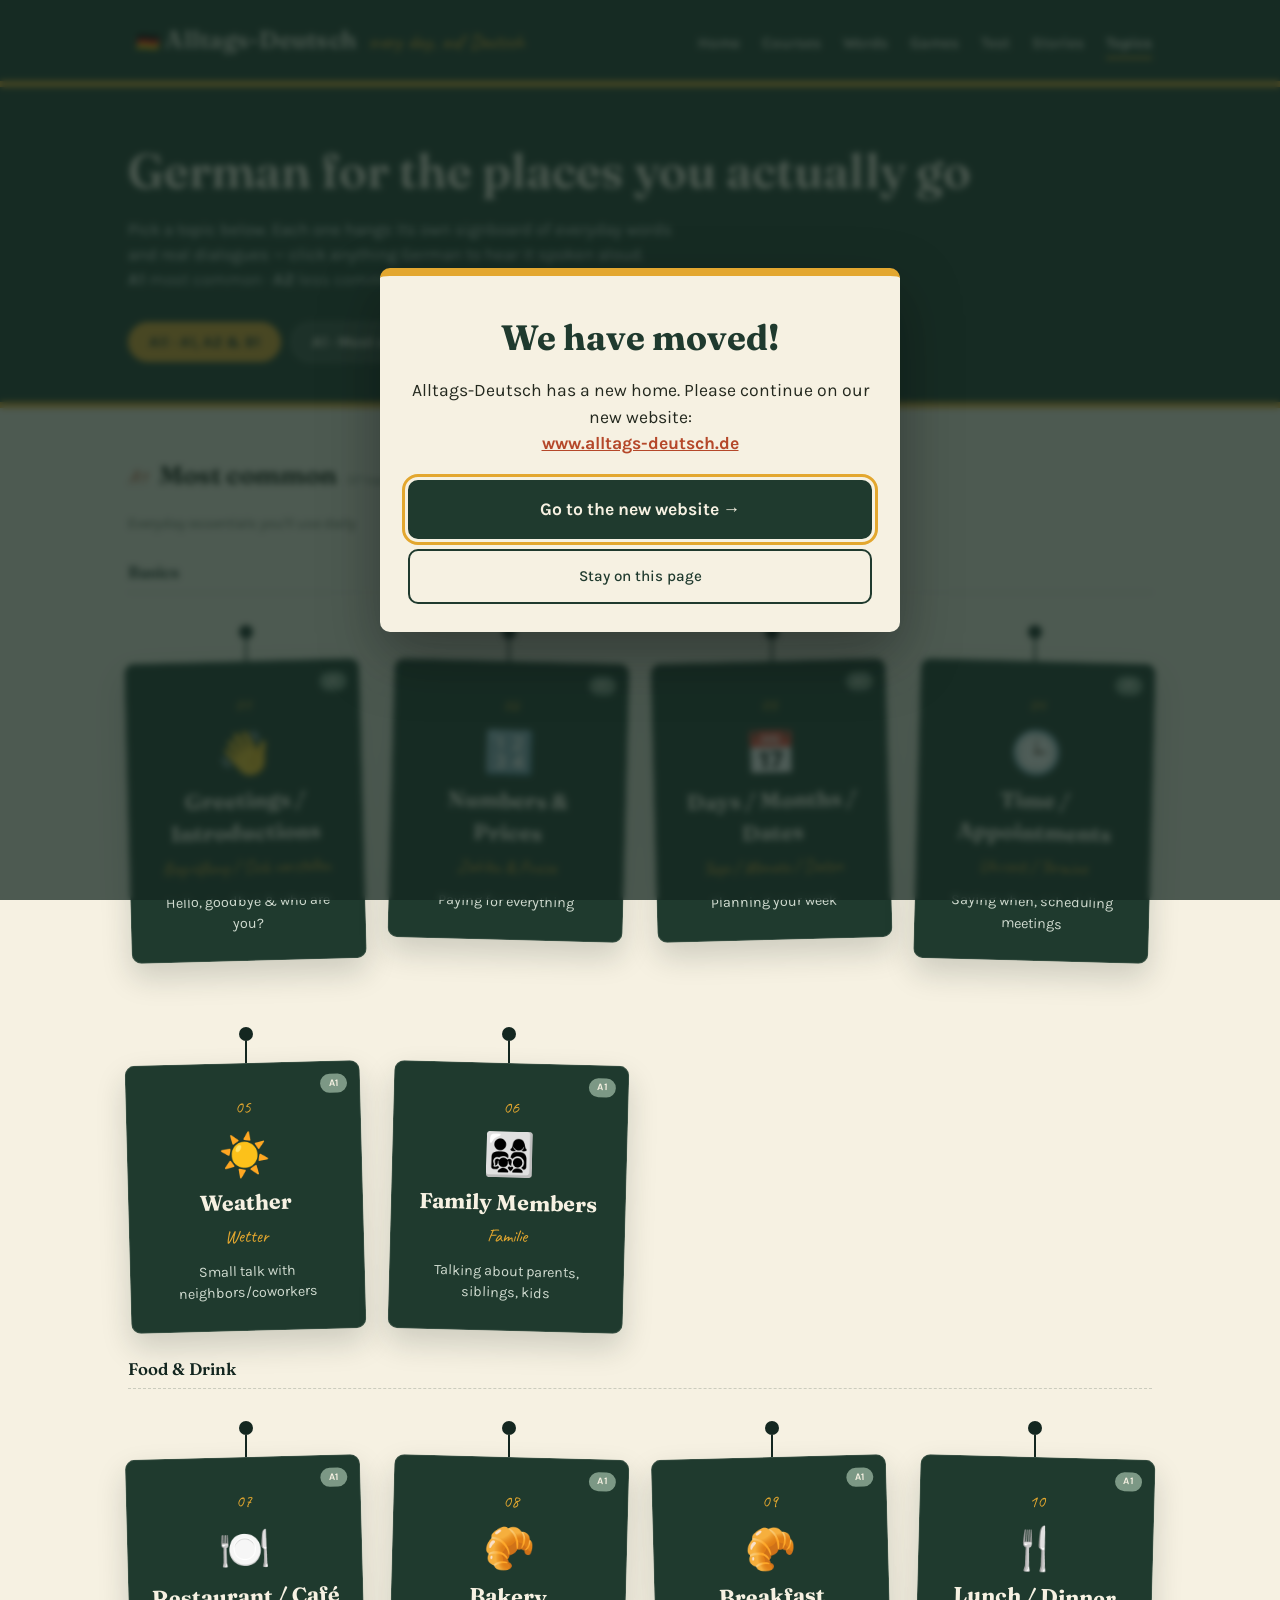
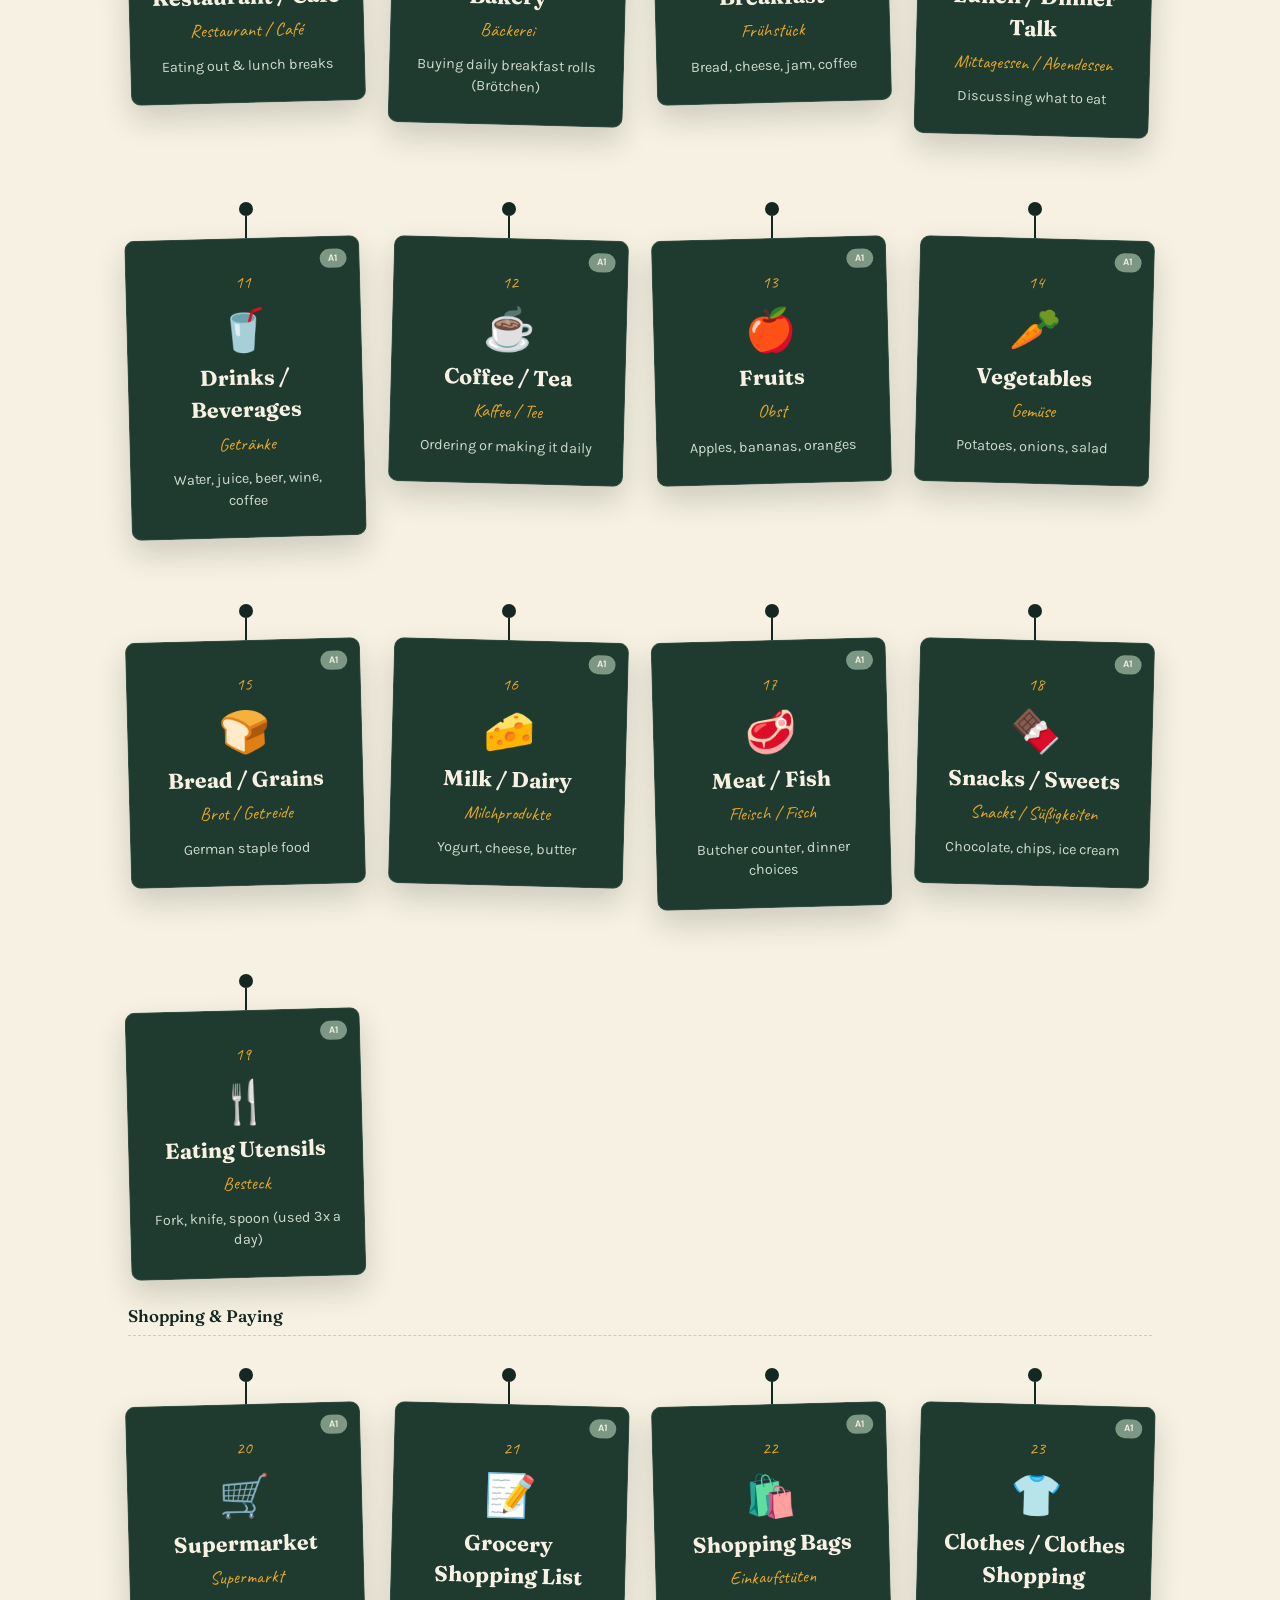
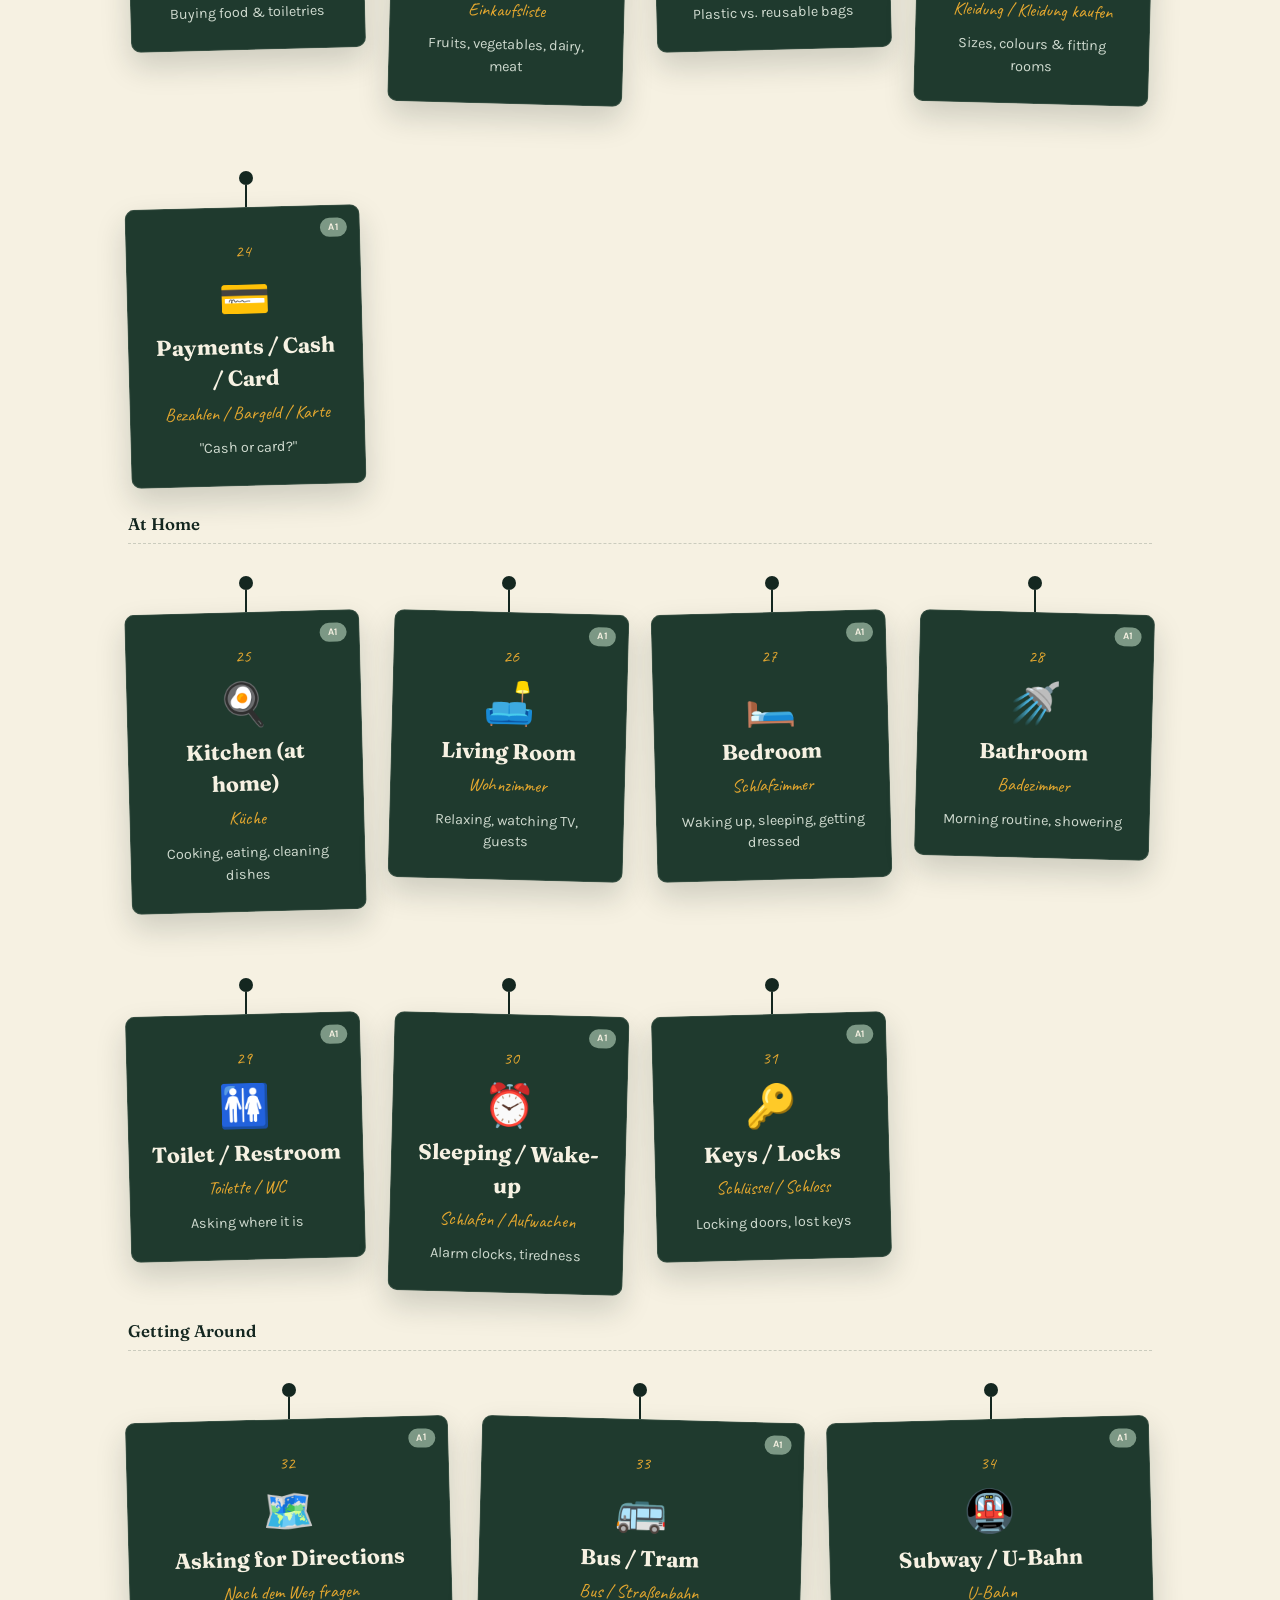
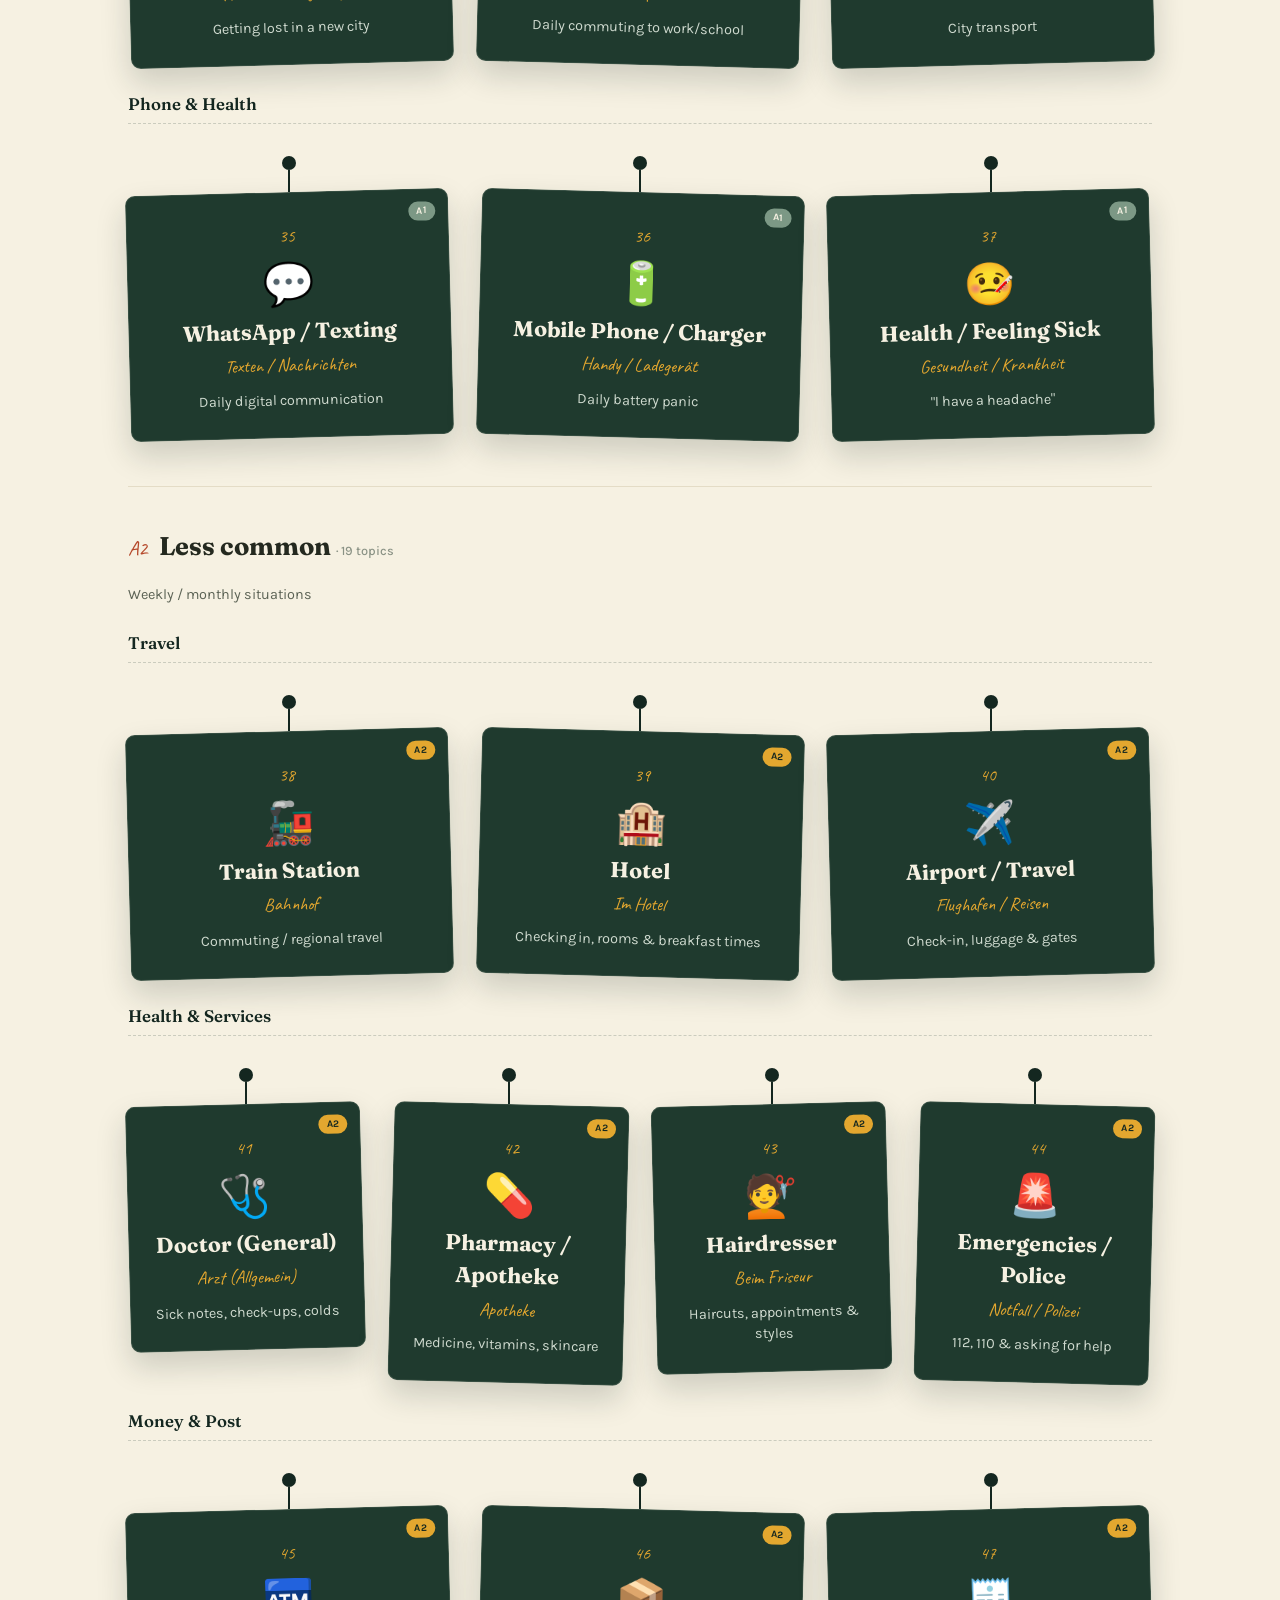
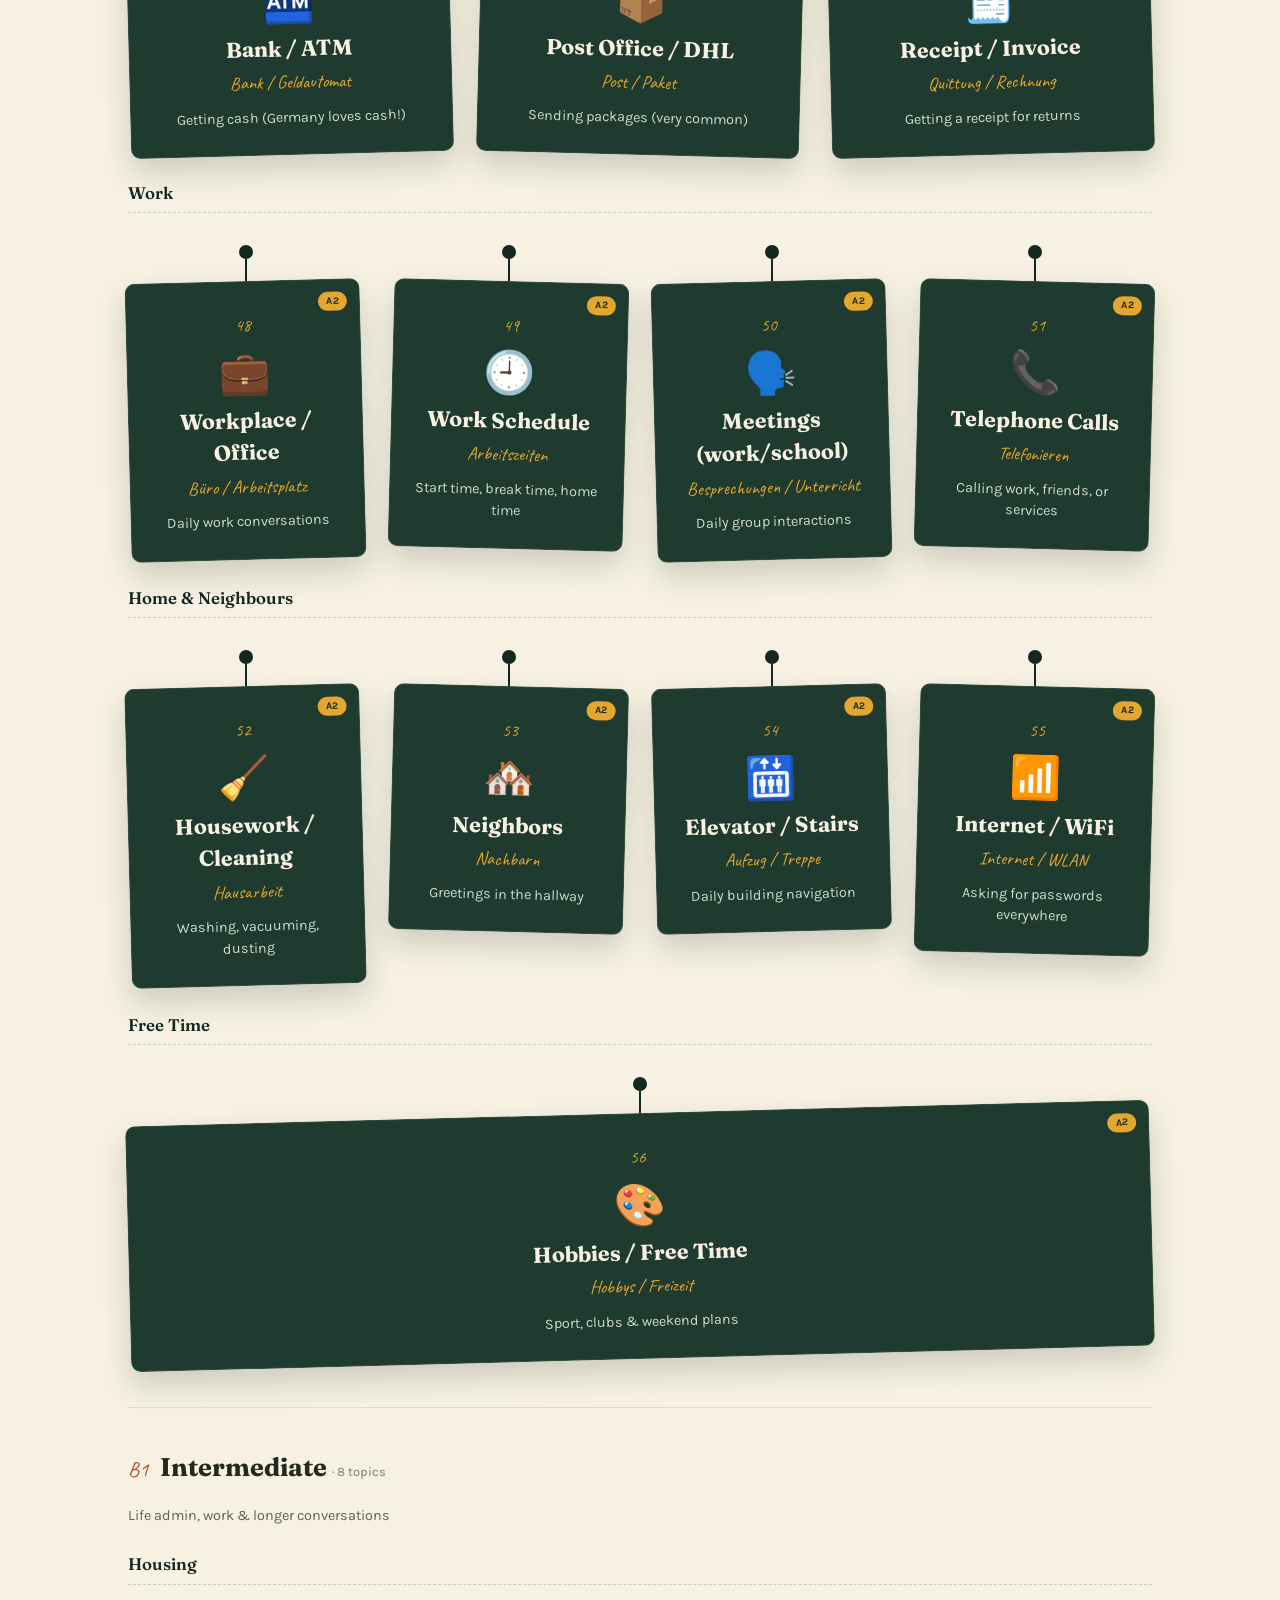
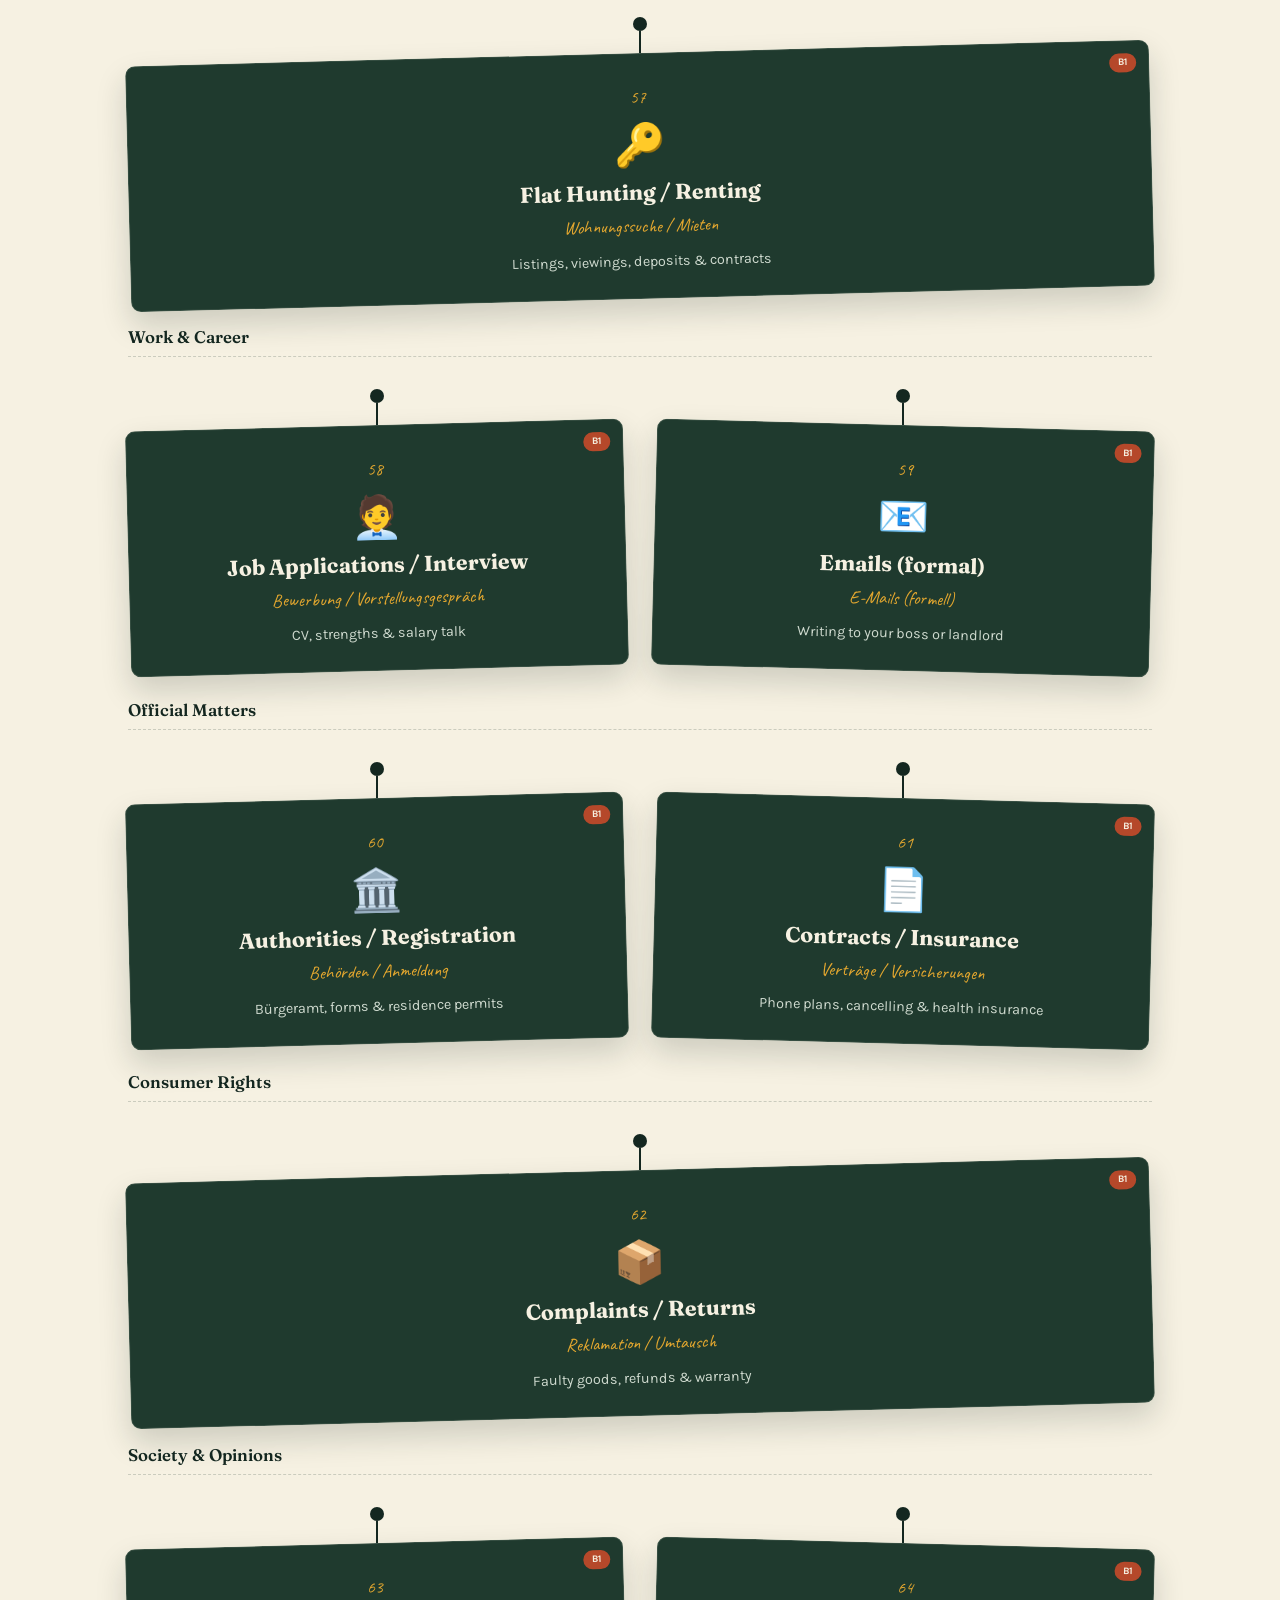
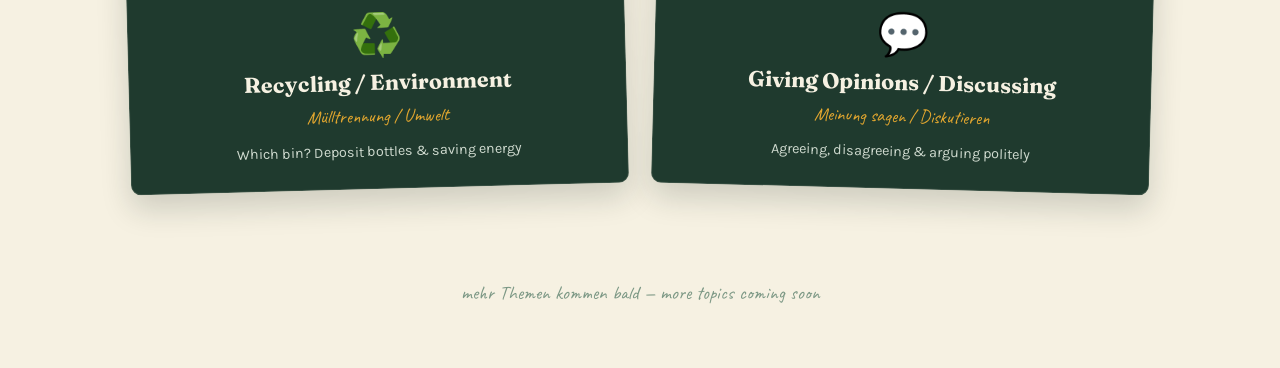
<file: topics.html>
<!DOCTYPE html>
<html lang="en">
<head>
<meta charset="UTF-8">
<meta name="viewport" content="width=device-width, initial-scale=1.0">
<title>Topics · Alltags-Deutsch</title>
<meta name="description" content="Every everyday-German topic, with vocabulary and dialogues, click-to-hear pronunciation.">
<link rel="preconnect" href="https://fonts.googleapis.com">
<link rel="preconnect" href="https://fonts.gstatic.com" crossorigin>
<link href="https://fonts.googleapis.com/css2?family=Fraunces:opsz,wght@9..144,500;9..144,600&family=Karla:wght@400;500;700&family=Caveat:wght@600&display=swap" rel="stylesheet">
<link rel="icon" type="image/svg+xml" href="favicon.svg">
<link rel="stylesheet" href="style.css">
</head>
<body>

<header class="site-header">
  <div class="wrap">
    <a class="brand" href="index.html">
      <span class="flag-icon">&#x1f1e9;&#x1f1ea;</span>
      Alltags-Deutsch <span>every day, auf Deutsch</span>
    </a>
    <nav class="site-nav">
      <a class="nav-link" href="index.html">Home</a>
      <a class="nav-link" href="courses.html">Courses</a>
      <a class="nav-link" href="words.html">Words</a>
      <a class="nav-link" href="games.html">Games</a>
      <a class="nav-link" href="test.html">Test</a>
      <a class="nav-link" href="stories.html">Stories</a>
      <a class="nav-link is-active" href="topics.html">Topics</a>
    </nav>
  </div>
</header>

<section class="stories-hero">
  <div class="wrap">
    <h1>German for the places you actually go</h1>
    <p>Pick a topic below. Each one hangs its own signboard of everyday words and real dialogues — click anything German to hear it spoken aloud.</p>
    <p class="topic-level-legend"><strong>A1</strong> most common &middot; <strong>A2</strong> less common &middot; <strong>B1</strong> intermediate</p>
    <div class="level-tabs" id="topic-level-tabs"></div>
  </div>
</section>

<section class="signboard-section">
  <div class="wrap">
    <div id="topic-grid">
      <!-- Topics are rendered here by topics.js from data.js -->
    </div>
  </div>
</section>

<p class="footer-note wrap">mehr Themen kommen bald — more topics coming soon</p>

<script src="data.js"></script>
<script src="topics.js"></script>
<script src="common.js"></script>
</body>
</html>
</file>
<file: style.css>
/* ============================================================
   Alltags-Deutsch — style.css
   Design concept: German market-stall signage. Topics hang like
   painted shop signboards; vocabulary reads like torn ticket
   stubs; dialogues sit on pinned index cards. Pine green +
   chalk cream + mustard + brick, printed-signage typography.
   ============================================================ */

:root {
  --pine: #1F3A2E;
  --pine-deep: #142720;
  --chalk: #F6F1E2;
  --mustard: #E3A72F;
  --brick: #B5482A;
  --sage: #7C9885;
  --ink: #24291F;

  --font-display: "Fraunces", Georgia, serif;
  --font-body: "Karla", "Segoe UI", sans-serif;
  --font-hand: "Caveat", cursive;

  --radius: 10px;
  --shadow-lift: 0 14px 30px rgba(20, 39, 32, 0.18);
}

@media (prefers-reduced-motion: reduce) {
  * { animation-duration: 0.001ms !important; transition-duration: 0.001ms !important; }
}

* { box-sizing: border-box; }

html { scroll-behavior: smooth; }

body {
  margin: 0;
  background: var(--chalk);
  color: var(--ink);
  font-family: var(--font-body);
  line-height: 1.5;
}

a { color: inherit; }

img { max-width: 100%; display: block; }

button {
  font-family: inherit;
  cursor: pointer;
  border: none;
  background: none;
}

button:focus-visible,
a:focus-visible,
[tabindex]:focus-visible {
  outline: 3px solid var(--mustard);
  outline-offset: 3px;
}

.wrap {
  max-width: 1080px;
  margin: 0 auto;
  padding: 0 28px;
}

/* ---------- Site header (both pages) ---------- */

.site-header {
  background: var(--pine);
  color: var(--chalk);
  padding: 22px 0;
  border-bottom: 6px solid var(--mustard);
}

.site-header .wrap {
  display: flex;
  align-items: baseline;
  justify-content: space-between;
  gap: 16px;
  flex-wrap: wrap;
}

.brand {
  font-family: var(--font-display);
  font-weight: 600;
  font-size: 1.5rem;
  letter-spacing: 0.01em;
  text-decoration: none;
}

.brand span {
  font-family: var(--font-hand);
  color: var(--mustard);
  font-size: 1.2rem;
  margin-left: 8px;
}

.back-link {
  font-family: var(--font-body);
  font-weight: 700;
  font-size: 0.95rem;
  text-decoration: none;
  color: var(--chalk);
  border-bottom: 2px solid var(--mustard);
  padding-bottom: 2px;
}

.site-nav {
  display: flex;
  align-items: baseline;
  gap: 22px;
  flex-wrap: wrap;
}

.nav-link {
  font-family: var(--font-body);
  font-weight: 700;
  font-size: 0.95rem;
  text-decoration: none;
  color: var(--chalk);
  opacity: 0.85;
  padding-bottom: 2px;
  border-bottom: 2px solid transparent;
  transition: opacity 0.15s ease, border-color 0.15s ease;
}

.nav-link:hover,
.nav-link:focus-visible,
.nav-link.is-active {
  opacity: 1;
  border-color: var(--mustard);
}

/* ---------- Home hero ---------- */

.hero {
  background: var(--pine);
  color: var(--chalk);
  padding: 44px 0 56px;
  position: relative;
}

.hero .wrap { position: relative; }

.hero-wrap {
  display: flex;
  align-items: center;
  justify-content: space-between;
  gap: 32px;
}

.hero-text { flex: 1 1 auto; min-width: 0; }

.hero-eyebrow {
  font-family: var(--font-hand);
  color: var(--mustard);
  font-size: 1.4rem;
  margin: 0 0 6px;
}

.hero h1 {
  font-family: var(--font-display);
  font-size: clamp(2rem, 4.2vw, 2.9rem);
  font-weight: 600;
  margin: 0 0 14px;
  max-width: 15ch;
}

.hero p {
  font-size: 1.02rem;
  max-width: 50ch;
  color: #DCE6DE;
}

/* ---------- Hero illustration: little swinging signboards ---------- */

.hero-art {
  flex: 0 0 auto;
  display: none;
  align-items: flex-end;
  gap: 30px;
  padding-right: 12px;
}

@media (min-width: 860px) {
  .hero-art { display: flex; }
}

.hero-tag {
  transform-origin: top center;
  animation: hero-swing 4.5s ease-in-out infinite;
}

.hero-tag--1 { animation-delay: 0s; }
.hero-tag--2 { animation-delay: 0.6s; margin-bottom: 22px; }
.hero-tag--3 { animation-delay: 1.2s; margin-bottom: -14px; }

.hero-tag-string {
  width: 2px;
  height: 26px;
  margin: 0 auto;
  background: var(--sage);
  opacity: 0.7;
}

.hero-tag-card {
  font-family: var(--font-display);
  font-weight: 600;
  font-size: 1.05rem;
  color: var(--ink);
  background: var(--chalk);
  border-radius: 8px;
  padding: 14px 20px;
  box-shadow: var(--shadow-lift);
  transform: rotate(-3deg);
}

.hero-tag--2 .hero-tag-card { transform: rotate(2.5deg); }
.hero-tag--3 .hero-tag-card { transform: rotate(-2deg); }

.hero-tag-card--mustard { background: var(--mustard); color: var(--pine-deep); }
.hero-tag-card--brick { background: var(--brick); color: var(--chalk); }

@keyframes hero-swing {
  0%, 100% { transform: rotate(-4deg); }
  50% { transform: rotate(4deg); }
}

@media (prefers-reduced-motion: reduce) {
  .hero-tag { animation: none; }
}

/* ---------- Signboard grid ---------- */

.signboard-section {
  padding: 48px 0 90px;
}

.signboard-grid {
  display: grid;
  grid-template-columns: repeat(auto-fit, minmax(230px, 1fr));
  gap: 40px 28px;
}

.signboard {
  text-decoration: none;
  color: var(--ink);
  display: block;
  padding-top: 26px;
  position: relative;
  animation: settle 0.5s ease backwards;
}

.signboard:nth-child(2) { animation-delay: 0.06s; }
.signboard:nth-child(3) { animation-delay: 0.12s; }
.signboard:nth-child(4) { animation-delay: 0.18s; }
.signboard:nth-child(5) { animation-delay: 0.24s; }

@keyframes settle {
  from { opacity: 0; transform: translateY(10px); }
  to { opacity: 1; transform: translateY(0); }
}

.signboard-peg {
  width: 14px;
  height: 14px;
  border-radius: 50%;
  background: var(--pine-deep);
  margin: 0 auto;
  position: relative;
  z-index: 2;
}

.signboard-string {
  width: 2px;
  height: 22px;
  background: var(--pine-deep);
  margin: 0 auto;
}

.signboard-card {
  background: var(--pine);
  color: var(--chalk);
  border-radius: var(--radius);
  padding: 30px 22px 26px;
  text-align: center;
  box-shadow: var(--shadow-lift);
  transform: rotate(var(--tilt, -1.5deg));
  transition: transform 0.25s ease, box-shadow 0.25s ease;
  border: 1px solid rgba(246, 241, 226, 0.12);
}

.signboard:nth-child(even) .signboard-card { --tilt: 1.5deg; }

.signboard:hover .signboard-card,
.signboard:focus-visible .signboard-card {
  transform: rotate(0deg) translateY(-4px);
  box-shadow: 0 20px 36px rgba(20, 39, 32, 0.26);
}

.signboard-number {
  font-family: var(--font-hand);
  color: var(--mustard);
  font-size: 1.1rem;
  display: block;
  margin-bottom: 4px;
}

.signboard-icon {
  font-size: 2.6rem;
  margin: 4px 0 12px;
}

.signboard-card h2 {
  font-family: var(--font-display);
  font-size: 1.35rem;
  margin: 0 0 4px;
}

.signboard-de {
  font-family: var(--font-hand);
  color: var(--mustard);
  font-size: 1.15rem;
  display: block;
  margin-bottom: 10px;
}

.signboard-tagline {
  font-size: 0.9rem;
  color: #CFDACF;
  margin: 0;
}

/* ---------- Footer note ---------- */

.footer-note {
  text-align: center;
  font-family: var(--font-hand);
  font-size: 1.2rem;
  color: var(--sage);
  padding: 0 0 60px;
}

/* ============================================================
   Topic page
   ============================================================ */

.topic-hero {
  background: var(--pine);
  color: var(--chalk);
  padding: 40px 0 64px;
  border-bottom: 6px solid var(--mustard);
}

.topic-hero .wrap {
  display: flex;
  align-items: center;
  gap: 22px;
  flex-wrap: wrap;
}

.topic-icon {
  font-size: 3.4rem;
  line-height: 1;
}

.topic-heading-group { flex: 1; min-width: 220px; }

.topic-eyebrow {
  font-family: var(--font-hand);
  color: var(--mustard);
  font-size: 1.15rem;
  margin: 0 0 2px;
}

.topic-h1-row {
  display: flex;
  align-items: center;
  gap: 14px;
  flex-wrap: wrap;
}

.topic-hero h1 {
  font-family: var(--font-display);
  font-size: clamp(2rem, 4.5vw, 2.8rem);
  font-weight: 600;
  margin: 0;
  cursor: pointer;
  border-bottom: 2px dashed var(--mustard);
  padding-bottom: 2px;
}

.topic-tagline {
  margin: 8px 0 0;
  color: #DCE6DE;
}

.speaker-btn {
  width: 42px;
  height: 42px;
  min-width: 42px;
  border-radius: 50%;
  background: var(--mustard);
  color: var(--pine-deep);
  font-size: 1.15rem;
  display: inline-flex;
  align-items: center;
  justify-content: center;
  transition: transform 0.15s ease, background 0.15s ease;
}

.speaker-btn:hover,
.speaker-btn:focus-visible { background: #F0C265; transform: scale(1.08); }

.speaker-btn:active { transform: scale(0.94); }

.speaker-btn.playing { animation: pulse 0.8s ease infinite; }

@keyframes pulse {
  0%, 100% { box-shadow: 0 0 0 0 rgba(227, 167, 47, 0.55); }
  50% { box-shadow: 0 0 0 8px rgba(227, 167, 47, 0); }
}

/* ---------- Home page topic groups ---------- */

.topic-group + .topic-group {
  margin-top: 48px;
  padding-top: 40px;
  border-top: 1px solid #E4DCC6;
}

/* ---------- Section shells ---------- */

.section {
  padding: 56px 0;
}

.section + .section { border-top: 1px solid #E4DCC6; }

.section-heading {
  display: flex;
  align-items: baseline;
  gap: 12px;
  margin-bottom: 28px;
}

.section-heading .num {
  font-family: var(--font-hand);
  color: var(--brick);
  font-size: 1.3rem;
}

.section-heading h2 {
  font-family: var(--font-display);
  font-size: 1.6rem;
  margin: 0;
}

.section-hint {
  font-size: 0.9rem;
  color: #5C6355;
  margin: -18px 0 26px;
}

/* ---------- Vocabulary tickets ---------- */

.vocab-grid {
  display: grid;
  grid-template-columns: repeat(auto-fill, minmax(260px, 1fr));
  gap: 16px;
}

.ticket {
  background: #FFFDF7;
  border: 1.5px dashed var(--sage);
  border-radius: 8px;
  padding: 14px 16px;
  display: flex;
  align-items: center;
  gap: 12px;
  transition: border-color 0.15s ease, transform 0.15s ease;
}

.ticket:hover { border-color: var(--brick); transform: translateY(-2px); }

.ticket-text { flex: 1; min-width: 0; }

.ticket-de {
  font-weight: 700;
  color: var(--pine-deep);
  display: block;
  font-size: 1.02rem;
}

.ticket-en {
  color: #5C6355;
  font-size: 0.9rem;
  display: block;
  margin-top: 2px;
}

.ticket .speaker-btn {
  width: 36px;
  height: 36px;
  min-width: 36px;
  font-size: 1rem;
  background: var(--sage);
  color: var(--pine-deep);
}

.ticket .speaker-btn:hover,
.ticket .speaker-btn:focus-visible { background: var(--mustard); }

/* ---------- Word example-sentence popup ---------- */

body.word-popup-lock { overflow: hidden; }

.word-popup {
  position: fixed;
  inset: 0;
  z-index: 200;
  display: none;
  align-items: center;
  justify-content: center;
  padding: 20px;
}

.word-popup.is-open { display: flex; }

.word-popup-backdrop {
  position: absolute;
  inset: 0;
  background: rgba(20, 39, 32, 0.55);
}

.word-popup-card {
  position: relative;
  background: #FFFDF7;
  border-radius: var(--radius);
  box-shadow: var(--shadow-lift);
  padding: 32px 28px 26px;
  max-width: 460px;
  width: 100%;
  max-height: calc(100vh - 40px);
  overflow-y: auto;
  border: 1.5px dashed var(--sage);
}

.word-popup-close {
  position: absolute;
  top: 10px;
  right: 12px;
  width: 32px;
  height: 32px;
  border-radius: 50%;
  background: transparent;
  color: var(--pine-deep);
  font-size: 1.4rem;
  line-height: 1;
  display: inline-flex;
  align-items: center;
  justify-content: center;
  transition: background 0.15s ease;
}

.word-popup-close:hover,
.word-popup-close:focus-visible { background: var(--sage); color: #fff; }

.word-popup-head {
  display: flex;
  align-items: center;
  gap: 12px;
  margin-bottom: 4px;
}

.word-popup-de {
  font-family: var(--font-display);
  font-weight: 600;
  font-size: 1.5rem;
  color: var(--pine-deep);
}

.word-popup-en {
  color: var(--brick);
  font-weight: 500;
  margin-bottom: 18px;
}

.word-popup-sentence {
  border-top: 1px solid #E4DCC6;
  padding-top: 16px;
}

.word-popup-sentence-de {
  margin: 0 0 6px;
  font-size: 1.05rem;
  color: var(--ink);
}

.word-popup-sentence-en {
  margin: 0;
  font-size: 0.92rem;
  color: #5C6355;
  font-style: italic;
}

/* ---------- Word-popup grammar panel ---------- */

.word-popup-type-badge {
  display: flex;
  flex-wrap: wrap;
  gap: 6px;
  margin-bottom: 16px;
}

.word-type-badge {
  display: inline-block;
  font-family: var(--font-body);
  font-size: 0.72rem;
  font-weight: 700;
  letter-spacing: 0.02em;
  text-transform: uppercase;
  padding: 4px 10px;
  border-radius: 999px;
  background: var(--pine);
  color: #fff;
}

.word-type-badge.word-type-noun { background: var(--brick); }
.word-type-badge.word-type-verb { background: var(--pine); }
.word-type-badge.word-type-adjective { background: var(--mustard); color: var(--ink); }
.word-type-badge.word-type-pronoun,
.word-type-badge.word-type-preposition,
.word-type-badge.word-type-conjunction,
.word-type-badge.word-type-number,
.word-type-badge.word-type-interjection,
.word-type-badge.word-type-phrase { background: var(--sage); }

.word-type-badge.word-type-gender,
.word-type-badge.word-type-flag {
  background: transparent;
  color: var(--pine-deep);
  border: 1.5px solid var(--sage);
}

.word-popup-grammar {
  border-top: 1px solid #E4DCC6;
  margin-top: 16px;
  padding-top: 16px;
}

.grammar-fact {
  font-size: 0.92rem;
  color: var(--ink);
  margin-bottom: 12px;
  line-height: 1.45;
}

.grammar-fact strong {
  color: var(--pine-deep);
  font-family: var(--font-display);
  font-weight: 600;
}

.grammar-fact-muted {
  color: #8A8D7C;
  font-style: italic;
  font-size: 0.85rem;
}

.conj-block {
  margin-bottom: 16px;
  background: #FBF7EB;
  border: 1px solid #E4DCC6;
  border-radius: 8px;
  padding: 12px 14px;
}

.conj-title {
  margin: 0 0 8px;
  font-family: var(--font-display);
  font-size: 0.95rem;
  font-weight: 600;
  color: var(--pine-deep);
}

.conj-grid {
  display: grid;
  grid-template-columns: 1fr;
  gap: 3px;
}

.conj-row {
  display: flex;
  justify-content: space-between;
  gap: 10px;
  font-size: 0.88rem;
  padding: 3px 0;
}

.conj-pronoun {
  color: var(--sage);
  font-weight: 700;
  min-width: 70px;
}

.conj-form {
  color: var(--ink);
  text-align: right;
  flex: 1;
}

.word-popup-synant {
  margin-top: 4px;
}

.synant-row {
  display: flex;
  justify-content: space-between;
  gap: 10px;
  font-size: 0.88rem;
  padding: 5px 0;
  border-bottom: 1px dashed #E4DCC6;
}

.synant-row:last-child { border-bottom: none; }

.synant-label {
  color: var(--sage);
  font-weight: 700;
  white-space: nowrap;
}

.synant-words {
  color: var(--brick);
  text-align: right;
  font-weight: 600;
}

/* ---------- Dialogue cards ---------- */

.dialogue-card {
  background: #FFFDF7;
  border-radius: var(--radius);
  box-shadow: 0 8px 20px rgba(20, 39, 32, 0.08);
  padding: 26px 24px;
  margin-bottom: 26px;
  border-top: 4px solid var(--brick);
}

.dialogue-card-head {
  display: flex;
  align-items: center;
  justify-content: space-between;
  gap: 14px;
  margin-bottom: 18px;
  flex-wrap: wrap;
}

.dialogue-card-head h3 {
  font-family: var(--font-display);
  font-size: 1.2rem;
  margin: 0;
}

.play-all-btn {
  display: inline-flex;
  align-items: center;
  gap: 8px;
  background: var(--brick);
  color: var(--chalk);
  padding: 8px 16px;
  border-radius: 999px;
  font-weight: 700;
  font-size: 0.85rem;
  transition: background 0.15s ease, transform 0.15s ease;
}

.play-all-btn:hover, .play-all-btn:focus-visible { background: #9c3c22; transform: translateY(-1px); }

.dialogue-line {
  display: flex;
  gap: 12px;
  align-items: flex-start;
  padding: 10px 0;
}

.dialogue-line + .dialogue-line { border-top: 1px dashed #E4DCC6; }

.dialogue-speaker {
  font-family: var(--font-hand);
  color: var(--brick);
  font-size: 1.05rem;
  min-width: 78px;
  padding-top: 6px;
}

.dialogue-text { flex: 1; min-width: 0; }

.dialogue-de {
  font-weight: 700;
  color: var(--pine-deep);
  cursor: pointer;
  display: inline-flex;
  align-items: center;
  gap: 8px;
}

.dialogue-de:hover .dialogue-de-label { border-color: var(--brick); }

.dialogue-de-label { border-bottom: 2px dashed var(--sage); }

.dialogue-en {
  color: #5C6355;
  font-size: 0.92rem;
  margin-top: 3px;
}

.dialogue-line .speaker-btn {
  width: 32px;
  height: 32px;
  min-width: 32px;
  font-size: 0.85rem;
  background: transparent;
  color: var(--brick);
}

.dialogue-line .speaker-btn:hover,
.dialogue-line .speaker-btn:focus-visible { background: var(--mustard); color: var(--pine-deep); }

/* ---------- Empty / not-found state ---------- */

.empty-state {
  padding: 100px 0;
  text-align: center;
}

.empty-state h1 { font-family: var(--font-display); }

/* ---------- Responsive ---------- */

@media (max-width: 560px) {
  .topic-hero .wrap { flex-direction: column; align-items: flex-start; }
  .dialogue-line { flex-wrap: wrap; }
  .dialogue-speaker { min-width: 100%; padding-top: 0; }
}

/* ============================================================
   Stories — shared card + level pieces
   (used on the homepage teaser, stories.html, and story.html)
   ============================================================ */

.level-pill {
  display: inline-flex;
  align-items: center;
  font-family: var(--font-body);
  font-weight: 700;
  font-size: 0.72rem;
  letter-spacing: 0.03em;
  padding: 3px 10px;
  border-radius: 999px;
  color: var(--chalk);
  background: var(--sage);
}

.level-pill[data-level="A1"] { background: var(--sage); }
.level-pill[data-level="A2"] { background: var(--mustard); color: var(--pine-deep); }
.level-pill[data-level="B1"] { background: var(--brick); }
.level-pill[data-level="B2"] { background: var(--pine); }

.story-card {
  background: #FFFDF7;
  border-radius: var(--radius);
  box-shadow: 0 8px 20px rgba(20, 39, 32, 0.08);
  padding: 24px 22px;
  display: flex;
  flex-direction: column;
  gap: 10px;
  text-decoration: none;
  color: var(--ink);
  border-top: 4px solid var(--sage);
  transition: transform 0.2s ease, box-shadow 0.2s ease;
}

.story-card[data-level="A1"] { border-top-color: var(--sage); }
.story-card[data-level="A2"] { border-top-color: var(--mustard); }
.story-card[data-level="B1"] { border-top-color: var(--brick); }

.story-card:hover,
.story-card:focus-visible {
  transform: translateY(-4px);
  box-shadow: 0 16px 28px rgba(20, 39, 32, 0.14);
}

.story-card-top {
  display: flex;
  align-items: center;
  justify-content: space-between;
  gap: 10px;
}

.story-card-icon { font-size: 1.6rem; }

.story-card h3 {
  font-family: var(--font-display);
  font-size: 1.2rem;
  margin: 2px 0 0;
}

.story-card-de {
  font-family: var(--font-hand);
  color: var(--brick);
  font-size: 1.05rem;
}

.story-card-tagline {
  font-size: 0.9rem;
  color: #5C6355;
  margin: 0;
  flex: 1;
}

.story-card-meta {
  font-size: 0.78rem;
  color: var(--sage);
  font-weight: 700;
  letter-spacing: 0.01em;
}

.game-teaser-card {
  background: #FFFDF7;
  border-radius: var(--radius);
  box-shadow: 0 8px 20px rgba(20, 39, 32, 0.08);
  padding: 26px 22px 22px;
  display: flex;
  flex-direction: column;
  gap: 8px;
  text-decoration: none;
  color: var(--ink);
  border-top: 4px solid var(--brick);
  transition: transform 0.2s ease, box-shadow 0.2s ease;
}

.game-teaser-card:hover,
.game-teaser-card:focus-visible {
  transform: translateY(-4px);
  box-shadow: 0 16px 28px rgba(20, 39, 32, 0.14);
}

.game-teaser-icon { font-size: 1.8rem; }

.game-teaser-card h3 {
  font-family: var(--font-display);
  font-size: 1.2rem;
  margin: 2px 0 0;
}

.game-teaser-card .story-card-tagline { flex: 1; }

.game-teaser-cta {
  font-size: 0.78rem;
  color: var(--brick);
  font-weight: 700;
  letter-spacing: 0.01em;
}

/* ---------- Homepage teaser section ---------- */

.stories-teaser {
  padding: 20px 0 48px;
}

.stories-teaser + .stories-teaser {
  padding-top: 0;
  border-top: 1px solid #E4DCC6;
  margin-top: 4px;
}

.stories-teaser-head {
  display: flex;
  align-items: baseline;
  justify-content: space-between;
  gap: 16px;
  flex-wrap: wrap;
  margin-bottom: 24px;
}

.stories-teaser-head h2 {
  font-family: var(--font-display);
  font-size: 1.6rem;
  margin: 0;
}

.stories-teaser-grid {
  display: grid;
  grid-template-columns: repeat(auto-fit, minmax(230px, 1fr));
  gap: 22px;
}

/* ============================================================
   Stories browse page (stories.html)
   ============================================================ */

.stories-hero {
  background: var(--pine);
  color: var(--chalk);
  padding: 48px 0 40px;
  border-bottom: 6px solid var(--mustard);
}

.stories-hero h1 {
  font-family: var(--font-display);
  font-size: clamp(2.1rem, 4.5vw, 3rem);
  font-weight: 600;
  margin: 0 0 10px;
}

.stories-hero p {
  max-width: 56ch;
  color: #DCE6DE;
  font-size: 1.05rem;
  margin: 0;
}

.level-tabs {
  display: flex;
  gap: 10px;
  flex-wrap: wrap;
  margin: 30px 0 0;
}

.level-tab {
  font-family: var(--font-body);
  font-weight: 700;
  font-size: 0.95rem;
  padding: 10px 20px;
  border-radius: 999px;
  background: rgba(246, 241, 226, 0.12);
  color: var(--chalk);
  border: 1px solid rgba(246, 241, 226, 0.25);
  transition: background 0.15s ease, color 0.15s ease;
}

.level-tab:hover,
.level-tab:focus-visible { background: rgba(246, 241, 226, 0.22); }

.level-tab.is-active {
  background: var(--mustard);
  color: var(--pine-deep);
  border-color: var(--mustard);
}

.word-subfilter-wrap { margin: 14px 0 0; }

.word-subfilters {
  display: flex;
  gap: 8px;
  flex-wrap: wrap;
}

.subfilter-pill {
  display: inline-flex;
  align-items: center;
  gap: 6px;
  font-family: var(--font-body);
  font-weight: 600;
  font-size: 0.82rem;
  padding: 6px 14px;
  border-radius: 999px;
  background: transparent;
  color: #DCE6DE;
  border: 1px dashed rgba(246, 241, 226, 0.35);
  transition: background 0.15s ease, color 0.15s ease, border-color 0.15s ease;
}

.subfilter-pill:hover,
.subfilter-pill:focus-visible {
  background: rgba(246, 241, 226, 0.14);
  border-color: rgba(246, 241, 226, 0.5);
}

.subfilter-pill.is-active {
  background: var(--sage);
  color: #fff;
  border-color: var(--sage);
  border-style: solid;
}

.subfilter-count {
  font-size: 0.72rem;
  font-weight: 700;
  opacity: 0.8;
}

.word-search-wrap { margin: 22px 0 0; }

.word-search {
  width: 100%;
  max-width: 420px;
  font-family: var(--font-body);
  font-size: 0.95rem;
  padding: 12px 16px;
  border-radius: 999px;
  background: rgba(246, 241, 226, 0.12);
  color: var(--chalk);
  border: 1px solid rgba(246, 241, 226, 0.25);
}

.word-search::placeholder { color: #B9C6BC; }

.word-search:focus-visible {
  outline: none;
  border-color: var(--mustard);
  background: rgba(246, 241, 226, 0.2);
}

.word-group + .word-group { margin-top: 40px; padding-top: 36px; }

.stories-list-section { padding: 48px 0 90px; }

.story-grid {
  display: grid;
  grid-template-columns: repeat(auto-fit, minmax(240px, 1fr));
  gap: 24px;
}

.stories-coming-soon {
  text-align: center;
  padding: 60px 24px;
  background: #FFFDF7;
  border-radius: var(--radius);
  border: 1.5px dashed var(--sage);
}

.stories-coming-soon .hand {
  font-family: var(--font-hand);
  color: var(--brick);
  font-size: 1.6rem;
  display: block;
  margin-bottom: 6px;
}

.stories-coming-soon p {
  color: #5C6355;
  margin: 0;
}

/* ============================================================
   Story reader page (story.html)
   ============================================================ */

.story-hero {
  background: var(--pine);
  color: var(--chalk);
  padding: 40px 0 56px;
  border-bottom: 6px solid var(--mustard);
}

.story-hero .wrap {
  display: flex;
  align-items: flex-start;
  gap: 20px;
  flex-wrap: wrap;
}

.story-hero-icon { font-size: 3rem; line-height: 1; }

.story-hero-group { flex: 1; min-width: 220px; }

.story-hero-meta {
  display: flex;
  align-items: center;
  gap: 10px;
  margin-bottom: 8px;
}

.story-hero h1 {
  font-family: var(--font-display);
  font-size: clamp(1.9rem, 4vw, 2.6rem);
  font-weight: 600;
  margin: 0;
}

.story-hero-de {
  font-family: var(--font-hand);
  color: var(--mustard);
  font-size: 1.15rem;
  display: block;
  margin: 6px 0 0;
}

.story-hero-tagline { margin: 10px 0 0; color: #DCE6DE; }

.story-controls {
  display: flex;
  align-items: center;
  gap: 14px;
  margin-top: 20px;
  flex-wrap: wrap;
}

.story-hint {
  padding: 40px 0 8px;
}

.story-body { padding: 8px 0 40px; position: relative; }

.story-text {
  background: #FFFDF7;
  border-radius: var(--radius);
  box-shadow: 0 8px 20px rgba(20, 39, 32, 0.08);
  padding: 34px 36px;
  position: relative;
  font-family: var(--font-display);
  font-size: 1.15rem;
  line-height: 1.85;
  color: var(--pine-deep);
}

.story-text p { margin: 0 0 20px; }
.story-text p:last-child { margin-bottom: 0; }

.story-word {
  cursor: pointer;
  border-bottom: 2px dashed var(--sage);
  transition: background 0.15s ease, border-color 0.15s ease;
  border-radius: 3px;
}

.story-word:hover,
.story-word:focus-visible {
  background: rgba(227, 167, 47, 0.22);
  border-color: var(--mustard);
}

.story-word.is-active {
  background: var(--mustard);
  border-color: var(--mustard);
  color: var(--pine-deep);
}

.word-popover {
  position: absolute;
  z-index: 5;
  background: var(--pine-deep);
  color: var(--chalk);
  border-radius: 8px;
  padding: 10px 14px;
  box-shadow: var(--shadow-lift);
  font-family: var(--font-body);
  font-size: 0.92rem;
  max-width: 240px;
  transform: translate(-50%, calc(-100% - 12px));
  opacity: 0;
  pointer-events: none;
  transition: opacity 0.12s ease, transform 0.12s ease;
}

.word-popover.is-visible {
  opacity: 1;
  transform: translate(-50%, calc(-100% - 6px));
  pointer-events: auto;
}

.word-popover-de {
  font-family: var(--font-display);
  font-weight: 600;
  color: var(--mustard);
  display: block;
  margin-bottom: 2px;
}

.word-popover-en { display: block; }

.word-popover::after {
  content: "";
  position: absolute;
  left: 50%;
  bottom: -6px;
  width: 12px;
  height: 12px;
  background: var(--pine-deep);
  transform: translateX(-50%) rotate(45deg);
}

.story-translation-toggle {
  display: block;
  margin-top: 14px;
  font-size: 0.9rem;
  color: #5C6355;
}

@media (max-width: 560px) {
  .story-hero .wrap { flex-direction: column; }
  .story-text { padding: 24px 20px; font-size: 1.05rem; }
  .word-popover { max-width: 200px; }
}

/* ============================================================
   Games page (games.html)
   Three vocab games (Multiple Choice, Type It, Match It) built
   on the site's own WORDS data, reskinned in the market-stall
   palette instead of the original dark-mode prototype.
   ============================================================ */

.games-section { padding: 40px 0 64px; }

.games-wrap { max-width: 640px; }

.games-hero { text-align: center; padding: 12px 0 8px; }

.games-hero .hero-flag {
  font-size: 2.6rem;
  display: block;
  margin-bottom: 6px;
}

.games-hero h1 {
  font-family: var(--font-display);
  font-weight: 600;
  font-size: clamp(1.8rem, 4vw, 2.4rem);
  color: var(--pine-deep);
  margin: 0;
}

.games-hero p { color: #5C6355; margin-top: 6px; }

.game-setup-card {
  background: #FFFDF7;
  border: 1.5px dashed var(--sage);
  border-radius: var(--radius);
  padding: 20px;
  margin-top: 16px;
}

.setup-label {
  font-family: var(--font-body);
  font-size: 0.72rem;
  font-weight: 700;
  letter-spacing: 2px;
  text-transform: uppercase;
  color: #8A9285;
  margin-bottom: 14px;
}

/* ---------- Game mode cards ---------- */
.mode-cards {
  display: grid;
  grid-template-columns: 1fr 1fr 1fr;
  gap: 10px;
}
@media (max-width: 480px) { .mode-cards { grid-template-columns: 1fr; } }

.mode-card {
  background: var(--chalk);
  border: 2px solid #E4DCC6;
  border-radius: var(--radius);
  padding: 16px 14px;
  cursor: pointer;
  transition: all 0.15s ease;
  text-align: center;
  user-select: none;
}
.mode-card:hover { border-color: var(--sage); }
.mode-card.selected {
  border-color: var(--brick);
  background: rgba(181, 72, 42, 0.08);
  box-shadow: 0 0 0 3px rgba(181, 72, 42, 0.12);
}
.mode-card .mc-icon { font-size: 1.7rem; margin-bottom: 8px; display: block; }
.mode-card .mc-name { font-family: var(--font-body); font-weight: 700; color: var(--pine-deep); margin-bottom: 3px; font-size: 0.92rem; }
.mode-card .mc-desc { font-size: 0.74rem; color: #5C6355; line-height: 1.35; }
.mode-card.selected .mc-name { color: var(--brick); }

/* ---------- Direction toggle ---------- */
.dir-toggle { display: flex; gap: 8px; }
.dir-btn {
  flex: 1;
  background: var(--chalk);
  border: 2px solid #E4DCC6;
  border-radius: var(--radius);
  padding: 12px 10px;
  font-family: var(--font-body);
  font-size: 0.88rem;
  font-weight: 600;
  color: #5C6355;
  cursor: pointer;
  transition: all 0.15s ease;
  display: flex;
  align-items: center;
  justify-content: center;
  gap: 6px;
}
.dir-btn:hover { border-color: var(--sage); color: var(--pine-deep); }
.dir-btn.selected { border-color: var(--mustard); background: rgba(227, 167, 47, 0.14); color: #8A5E12; }

/* ---------- Learning rate ---------- */
.rate-toggle { display: flex; gap: 8px; }
.rate-btn {
  flex: 1;
  background: var(--chalk);
  border: 2px solid #E4DCC6;
  border-radius: var(--radius);
  padding: 12px 8px;
  cursor: pointer;
  transition: all 0.15s ease;
  text-align: center;
  user-select: none;
}
.rate-btn:hover { border-color: var(--sage); }
.rate-btn .rt-name { font-family: var(--font-body); font-size: 0.82rem; font-weight: 700; color: #5C6355; margin-bottom: 2px; }
.rate-btn .rt-desc { font-size: 0.66rem; color: #8A9285; }
.rate-btn.selected { border-color: var(--pine); background: rgba(31, 58, 46, 0.08); }
.rate-btn.selected .rt-name { color: var(--pine); }

/* ---------- Level tabs on a light card (override dark-hero look) ---------- */
.game-setup-card .level-tabs { margin: 0; }
.game-setup-card .level-tab {
  background: var(--chalk);
  color: var(--pine-deep);
  border: 1px solid #E4DCC6;
}
.game-setup-card .level-tab:hover,
.game-setup-card .level-tab:focus-visible { background: #EFE8D2; }
.game-setup-card .level-tab.is-active {
  background: var(--mustard);
  color: var(--pine-deep);
  border-color: var(--mustard);
}

/* ---------- Letter pills (reusing cat- naming from the original prototype) ---------- */
.cat-toolbar { display: flex; align-items: center; gap: 8px; margin-bottom: 12px; }
.cat-count { font-size: 0.75rem; font-weight: 600; color: #8A9285; white-space: nowrap; transition: color 0.2s ease; margin-right: auto; }
.cat-count.at-limit { color: var(--brick); }
.cat-clear {
  background: none;
  border: 1px solid #E4DCC6;
  border-radius: 999px;
  padding: 6px 12px;
  font-size: 0.72rem;
  color: #8A9285;
  cursor: pointer;
  font-family: var(--font-body);
  transition: all 0.12s ease;
}
.cat-clear:hover { color: var(--pine-deep); border-color: var(--sage); }

.cat-scroll {
  max-height: 200px;
  overflow-y: auto;
  padding-right: 4px;
}
.cat-scroll::-webkit-scrollbar { width: 5px; }
.cat-scroll::-webkit-scrollbar-track { background: transparent; }
.cat-scroll::-webkit-scrollbar-thumb { background: #E4DCC6; border-radius: 4px; }

.cat-wrap { display: flex; flex-wrap: wrap; gap: 7px; }
.cat-pill {
  background: var(--chalk);
  border: 1.5px solid #E4DCC6;
  border-radius: 999px;
  padding: 7px 16px;
  font-family: var(--font-body);
  font-size: 0.82rem;
  font-weight: 600;
  color: #5C6355;
  cursor: pointer;
  transition: all 0.12s ease;
  user-select: none;
}
.cat-pill:hover { border-color: var(--sage); color: var(--pine-deep); }
.cat-pill.selected {
  border-color: var(--brick);
  background: rgba(181, 72, 42, 0.1);
  color: var(--brick);
}

/* ---------- Start button ---------- */
.start-btn {
  background: var(--brick);
  border: none;
  border-radius: 999px;
  padding: 17px;
  width: 100%;
  margin-top: 20px;
  font-family: var(--font-body);
  font-size: 1.05rem;
  font-weight: 700;
  color: #fff;
  cursor: pointer;
  transition: all 0.15s ease;
  letter-spacing: 0.2px;
  box-shadow: 0 8px 24px rgba(181, 72, 42, 0.3);
}
.start-btn:hover { transform: translateY(-2px); box-shadow: 0 12px 30px rgba(181, 72, 42, 0.38); background: #A03E24; }
.start-btn:active { transform: translateY(0); }

/* ---------- Scoreboard on setup ---------- */
.game-scoreboard {
  background: #FFFDF7;
  border: 1.5px dashed var(--sage);
  border-radius: var(--radius);
  padding: 18px 20px;
  margin-top: 20px;
}
.sb-header { display: flex; justify-content: space-between; align-items: center; margin-bottom: 12px; flex-wrap: wrap; gap: 6px; }
.sb-header h3 { font-family: var(--font-body); font-size: 0.72rem; font-weight: 700; letter-spacing: 2px; text-transform: uppercase; color: #8A9285; margin: 0; }
.reset-btn {
  background: none;
  border: 1px solid #E4DCC6;
  border-radius: 999px;
  padding: 3px 10px;
  font-size: 0.72rem;
  color: #8A9285;
  cursor: pointer;
  font-family: var(--font-body);
  transition: all 0.12s ease;
}
.reset-btn:hover { color: var(--pine-deep); border-color: var(--sage); }
.sb-list { display: flex; flex-direction: column; gap: 5px; }
.sb-row {
  display: flex;
  align-items: center;
  gap: 10px;
  background: var(--chalk);
  border-radius: 8px;
  padding: 7px 14px;
  color: #5C6355;
  font-size: 0.85rem;
  font-weight: 500;
}
.sb-row .rank { font-size: 1rem; min-width: 24px; }
.sb-row .sb-score { margin-left: auto; font-weight: 700; color: var(--pine-deep); font-variant-numeric: tabular-nums; }
.sb-row.gold { background: rgba(227, 167, 47, 0.12); border: 1px solid rgba(227, 167, 47, 0.3); }
.sb-row.silver { background: rgba(124, 152, 133, 0.14); border: 1px solid rgba(124, 152, 133, 0.28); }
.sb-row.bronze { background: rgba(181, 72, 42, 0.08); border: 1px solid rgba(181, 72, 42, 0.2); }
.sb-empty { color: #8A9285; font-style: italic; font-size: 0.85rem; padding: 6px 0; text-align: center; }

/* ---------- Game screen ---------- */
#game-screen { display: none; }

.game-topbar {
  display: flex;
  align-items: center;
  justify-content: space-between;
  padding: 4px 0 18px;
  gap: 8px;
  flex-wrap: wrap;
}
@media (max-width: 480px) {
  .game-topbar { gap: 6px; }
  .diff-badge { order: 3; flex-basis: 100%; justify-content: center; }
}

.back-btn {
  background: #FFFDF7;
  border: 1px solid #E4DCC6;
  border-radius: 999px;
  padding: 8px 16px;
  font-family: var(--font-body);
  font-size: 0.82rem;
  font-weight: 600;
  color: #5C6355;
  cursor: pointer;
  transition: all 0.15s ease;
  display: flex;
  align-items: center;
  gap: 5px;
}
.back-btn:hover { color: var(--pine-deep); border-color: var(--sage); }

.lives-wrap {
  display: flex;
  gap: 3px;
  align-items: center;
  background: #FFFDF7;
  border: 1px solid #E4DCC6;
  border-radius: 999px;
  padding: 6px 12px;
}
.heart { font-size: 18px; transition: all 0.2s ease; }
.heart.lost { filter: grayscale(1); opacity: 0.25; transform: scale(0.8); }

.score-badge {
  background: #FFFDF7;
  border: 1px solid #E4DCC6;
  border-radius: 999px;
  padding: 7px 16px;
  font-family: var(--font-body);
  font-size: 1rem;
  font-weight: 700;
  color: var(--brick);
  display: flex;
  align-items: center;
  gap: 5px;
  font-variant-numeric: tabular-nums;
}

.diff-badge {
  display: flex;
  align-items: center;
  gap: 7px;
  background: #FFFDF7;
  border: 1px solid #E4DCC6;
  border-radius: 999px;
  padding: 6px 12px 6px 10px;
  transition: border-color 0.3s ease, background 0.3s ease;
}
.diff-badge .diff-star { font-size: 0.95rem; }
.diff-badge .diff-label { font-family: var(--font-body); font-size: 0.7rem; font-weight: 700; color: #5C6355; letter-spacing: 0.4px; }
.diff-badge .diff-dots { display: flex; gap: 3px; }
.diff-dot { width: 6px; height: 6px; border-radius: 50%; background: #E4DCC6; transition: background 0.25s ease, transform 0.25s ease; }
.diff-dot.filled { background: var(--mustard); }
.diff-badge.level-up-flash { border-color: var(--mustard); background: rgba(227, 167, 47, 0.14); animation: diffPulse 0.6s ease; }
@keyframes diffPulse {
  0% { transform: scale(1); }
  30% { transform: scale(1.12); }
  60% { transform: scale(0.97); }
  100% { transform: scale(1); }
}

.level-toast {
  position: fixed;
  top: 18px;
  left: 50%;
  transform: translateX(-50%) translateY(-30px);
  background: linear-gradient(135deg, var(--mustard), #ef9d3f);
  color: #241505;
  font-family: var(--font-body);
  font-weight: 800;
  font-size: 0.88rem;
  padding: 10px 20px;
  border-radius: 999px;
  box-shadow: 0 10px 28px rgba(227, 167, 47, 0.4);
  z-index: 10000;
  opacity: 0;
  pointer-events: none;
  animation: toastIn 1.8s ease forwards;
  white-space: nowrap;
}
@keyframes toastIn {
  0% { opacity: 0; transform: translateX(-50%) translateY(-30px) scale(0.9); }
  12% { opacity: 1; transform: translateX(-50%) translateY(0) scale(1); }
  85% { opacity: 1; transform: translateX(-50%) translateY(0) scale(1); }
  100% { opacity: 0; transform: translateX(-50%) translateY(-14px) scale(0.96); }
}

.streak-bar { display: flex; align-items: center; justify-content: center; min-height: 26px; margin-bottom: 12px; }
.streak-pill {
  background: linear-gradient(135deg, var(--mustard), var(--brick));
  border-radius: 999px;
  padding: 3px 12px;
  font-family: var(--font-body);
  font-size: 0.78rem;
  font-weight: 700;
  color: #fff;
  display: none;
  align-items: center;
  gap: 4px;
  animation: popIn 0.2s ease;
}
@keyframes popIn { 0% { transform: scale(0.8); opacity: 0; } 100% { transform: scale(1); opacity: 1; } }

.progress-track { height: 3px; background: #E4DCC6; border-radius: 999px; margin-bottom: 18px; overflow: hidden; }
.progress-fill {
  height: 100%;
  background: linear-gradient(90deg, var(--mustard), var(--brick));
  border-radius: 999px;
  transition: width 0.4s ease;
  width: 0%;
}

.session-tag { text-align: center; font-size: 0.78rem; color: #8A9285; margin-bottom: 18px; }

/* ---------- Question card ---------- */
.q-card {
  background: #FFFDF7;
  border: 1.5px dashed var(--sage);
  border-radius: var(--radius);
  padding: 28px 24px 22px;
  text-align: center;
  margin-bottom: 18px;
  position: relative;
  cursor: pointer;
  transition: border-color 0.2s ease;
}
.q-card:hover { border-color: var(--brick); }
.q-card.speaking { border-color: var(--brick); box-shadow: 0 0 0 3px rgba(181, 72, 42, 0.14); border-style: solid; }

.q-direction {
  font-family: var(--font-body);
  font-size: 0.7rem;
  font-weight: 700;
  letter-spacing: 2px;
  text-transform: uppercase;
  color: #8A9285;
  margin-bottom: 14px;
  display: flex;
  align-items: center;
  justify-content: center;
  gap: 8px;
}
.flag-chip { background: var(--chalk); border: 1px solid #E4DCC6; border-radius: 6px; padding: 2px 7px; font-size: 0.9rem; }

.q-word {
  font-family: var(--font-display);
  font-size: 2.4rem;
  font-weight: 600;
  color: var(--pine-deep);
  word-break: break-word;
  line-height: 1.1;
  margin-bottom: 10px;
}
@media (max-width: 480px) { .q-word { font-size: 1.9rem; } }

.speak-hint {
  font-size: 0.72rem;
  color: #8A9285;
  margin-top: 6px;
  display: flex;
  align-items: center;
  justify-content: center;
  gap: 4px;
  letter-spacing: 0.3px;
  transition: color 0.2s ease;
}
.q-card:hover .speak-hint, .q-card.speaking .speak-hint { color: var(--brick); }

.q-cat-tag {
  display: inline-block;
  background: var(--chalk);
  border: 1px solid #E4DCC6;
  border-radius: 999px;
  padding: 3px 10px;
  font-size: 0.7rem;
  font-weight: 600;
  color: #8A9285;
  letter-spacing: 1px;
  text-transform: uppercase;
  margin-top: 8px;
}

/* ---------- Multiple choice ---------- */
.options-grid { display: grid; grid-template-columns: 1fr 1fr; gap: 10px; margin-bottom: 14px; }
@media (max-width: 480px) { .options-grid { grid-template-columns: 1fr; } }

.opt-btn {
  background: var(--chalk);
  border: 2px solid #E4DCC6;
  border-radius: var(--radius);
  padding: 16px 12px;
  font-family: var(--font-body);
  font-size: 1rem;
  font-weight: 600;
  color: var(--pine-deep);
  cursor: pointer;
  transition: all 0.12s ease;
  text-align: center;
  word-break: break-word;
  line-height: 1.3;
  position: relative;
}
.opt-btn:hover:not(:disabled) { background: #FFFDF7; border-color: var(--brick); transform: translateY(-2px); box-shadow: 0 5px 14px rgba(20, 39, 32, 0.1); }
.opt-btn:active:not(:disabled) { transform: translateY(0); }
.opt-btn.correct { background: rgba(52, 168, 118, 0.14); border-color: #34A876; color: #206b49; }
.opt-btn.wrong { background: rgba(181, 72, 42, 0.12); border-color: var(--brick); color: var(--brick); }
.opt-btn:disabled { cursor: default; opacity: 0.75; }
.key-hint { position: absolute; top: 5px; left: 8px; font-size: 0.65rem; color: #8A9285; font-weight: 700; font-family: var(--font-body); }

/* ---------- Type It ---------- */
.type-wrap { margin-bottom: 14px; }
.special-chars { display: flex; flex-wrap: wrap; gap: 5px; margin-bottom: 10px; }
.char-btn {
  background: var(--chalk);
  border: 1px solid #E4DCC6;
  border-radius: 8px;
  padding: 6px 12px;
  font-size: 0.95rem;
  font-weight: 700;
  color: var(--pine-deep);
  cursor: pointer;
  transition: all 0.1s ease;
}
.char-btn:hover { border-color: var(--sage); background: #FFFDF7; }

.type-input-row { display: flex; gap: 8px; }
.type-input {
  flex: 1;
  background: #FFFDF7;
  border: 2px solid #E4DCC6;
  border-radius: var(--radius);
  padding: 14px 16px;
  font-family: var(--font-body);
  font-size: 1.05rem;
  color: var(--pine-deep);
  transition: border-color 0.15s ease;
}
.type-input:focus-visible { outline: none; border-color: var(--brick); }
.type-input.correct-input { border-color: #34A876; background: rgba(52, 168, 118, 0.08); }
.type-input.wrong-input { border-color: var(--brick); background: rgba(181, 72, 42, 0.06); }

.submit-btn {
  background: var(--pine);
  border: none;
  border-radius: var(--radius);
  padding: 0 22px;
  font-family: var(--font-body);
  font-weight: 700;
  font-size: 0.95rem;
  color: #fff;
  cursor: pointer;
  transition: all 0.15s ease;
}
.submit-btn:hover:not(:disabled) { background: var(--pine-deep); }
.submit-btn:disabled { opacity: 0.55; cursor: default; }

.spell-feedback { margin-top: 10px; font-size: 0.88rem; color: #5C6355; text-align: center; line-height: 1.5; }
.spell-close { color: var(--mustard); font-weight: 700; }
.diff-right { color: #34A876; font-weight: 700; }
.diff-wrong { color: var(--brick); font-weight: 700; text-decoration: underline; }

.status-row { text-align: center; margin-bottom: 14px; min-height: 22px; }
.status-msg { font-size: 0.9rem; color: #5C6355; font-weight: 500; }
.status-msg.ok { color: #206b49; font-weight: 700; }
.status-msg.bad { color: var(--brick); font-weight: 700; }

.game-controls { display: flex; gap: 10px; }
.next-btn {
  flex: 1;
  background: var(--brick);
  border: none;
  border-radius: 999px;
  padding: 14px;
  font-family: var(--font-body);
  font-weight: 700;
  font-size: 0.98rem;
  color: #fff;
  cursor: pointer;
  transition: all 0.15s ease;
}
.next-btn:hover:not(:disabled) { background: #A03E24; }
.next-btn:disabled { opacity: 0.4; cursor: default; }
.skip-btn {
  background: none;
  border: 1px solid #E4DCC6;
  border-radius: 999px;
  padding: 14px 20px;
  font-family: var(--font-body);
  font-weight: 600;
  font-size: 0.9rem;
  color: #8A9285;
  cursor: pointer;
  transition: all 0.15s ease;
}
.skip-btn:hover { color: var(--pine-deep); border-color: var(--sage); }

/* ---------- Match It ---------- */
.match-header { text-align: center; margin-bottom: 10px; }
.match-timer { font-family: var(--font-body); font-size: 1.4rem; font-weight: 700; color: var(--pine-deep); font-variant-numeric: tabular-nums; }
#match-status-text { color: #5C6355; font-size: 0.88rem; margin-top: 2px; }
.match-score-row { display: flex; justify-content: center; gap: 22px; font-size: 0.85rem; color: #5C6355; margin-bottom: 16px; }
.match-score-row strong { color: var(--pine-deep); }

.match-grid { display: grid; grid-template-columns: repeat(3, 1fr); gap: 10px; }
@media (max-width: 480px) { .match-grid { grid-template-columns: repeat(2, 1fr); } }

.match-card {
  background: var(--chalk);
  border: 2px solid #E4DCC6;
  border-radius: var(--radius);
  padding: 16px 10px;
  text-align: center;
  font-family: var(--font-body);
  font-weight: 600;
  font-size: 0.92rem;
  color: var(--pine-deep);
  cursor: pointer;
  transition: all 0.12s ease;
  position: relative;
  word-break: break-word;
  min-height: 66px;
  display: flex;
  align-items: center;
  justify-content: center;
}
.match-card:hover { border-color: var(--sage); transform: translateY(-2px); }
.match-card.selected { border-color: var(--brick); background: rgba(181, 72, 42, 0.1); box-shadow: 0 0 0 3px rgba(181, 72, 42, 0.14); }
.match-card.matched { border-color: #34A876; background: rgba(52, 168, 118, 0.12); color: #206b49; opacity: 0.65; cursor: default; }
.match-card.wrong-flash { border-color: var(--brick); background: rgba(181, 72, 42, 0.14); animation: matchShake 0.4s ease; }
.lang-badge { position: absolute; top: 4px; right: 6px; font-size: 0.7rem; }
@keyframes matchShake {
  0%, 100% { transform: translateX(0); }
  25% { transform: translateX(-4px); }
  75% { transform: translateX(4px); }
}

/* ---------- Feedback animations shared by all games ---------- */
.bounce { animation: qBounce 0.4s ease; }
@keyframes qBounce {
  0% { transform: scale(1); }
  30% { transform: scale(1.03); }
  60% { transform: scale(0.99); }
  100% { transform: scale(1); }
}
.shake, .wrong-shudder { animation: qShake 0.4s ease; }
@keyframes qShake {
  0%, 100% { transform: translateX(0); }
  20% { transform: translateX(-6px); }
  40% { transform: translateX(6px); }
  60% { transform: translateX(-4px); }
  80% { transform: translateX(4px); }
}
.correct-pop { animation: correctPop 0.55s ease; }
@keyframes correctPop {
  0% { box-shadow: 0 0 0 0 rgba(52, 168, 118, 0.4); }
  100% { box-shadow: 0 0 0 16px rgba(52, 168, 118, 0); }
}

#fx-layer { position: fixed; inset: 0; pointer-events: none; z-index: 5000; overflow: hidden; }
.game-flash-overlay { position: absolute; inset: 0; opacity: 0; animation: flashFade 0.6s ease; }
.flash-good { background: radial-gradient(circle, rgba(52, 168, 118, 0.16), transparent 70%); }
.flash-bad { background: radial-gradient(circle, rgba(181, 72, 42, 0.16), transparent 70%); }
@keyframes flashFade { 0% { opacity: 1; } 100% { opacity: 0; } }

.confetti-piece {
  position: fixed;
  top: -30px;
  font-size: var(--size, 18px);
  animation: confettiFall var(--dur, 1.2s) ease-in forwards;
  z-index: 5001;
}
@keyframes confettiFall {
  0% { transform: translate(0, 0) rotate(0deg); opacity: 1; }
  100% { transform: translate(var(--dx, 0), 100vh) rotate(var(--rot, 360deg)); opacity: 0; }
}

/* ---------- Help button / panel (MC & Match) ---------- */
.help-row { text-align: center; margin-bottom: 12px; }
.help-btn {
  background: rgba(227, 167, 47, 0.14);
  border: 1.5px dashed var(--mustard);
  border-radius: 999px;
  padding: 8px 16px;
  font-family: var(--font-body);
  font-size: 0.8rem;
  font-weight: 700;
  color: #8A5E12;
  cursor: pointer;
  transition: all 0.15s ease;
}
.help-btn:hover:not(:disabled) { background: rgba(227, 167, 47, 0.24); border-style: solid; }
.help-btn:disabled { opacity: 0.55; cursor: default; }
.help-btn.used { border-style: solid; }
.help-panel {
  background: rgba(227, 167, 47, 0.1);
  border: 1.5px solid var(--mustard);
  border-radius: var(--radius);
  padding: 12px 16px;
  margin-bottom: 14px;
  font-size: 0.88rem;
  color: #5C6355;
  line-height: 1.5;
  text-align: center;
}
.help-panel .hp-de { color: var(--pine-deep); font-weight: 700; display: block; margin-bottom: 3px; }
.help-panel .hp-en { color: #5C6355; font-style: italic; display: block; }
.help-panel .hp-note { display: block; margin-top: 6px; font-size: 0.72rem; color: #8A5E12; text-transform: uppercase; letter-spacing: 0.5px; font-weight: 700; }
.match-header .help-btn { margin-top: 8px; }

/* ---------- Quiz length toggle wrapping on narrow screens ---------- */
.rate-toggle.wrap { flex-wrap: wrap; }
.rate-toggle.wrap .rate-btn { flex: 1 1 21%; min-width: 64px; }
.quiz-length-note { font-size: 0.74rem; color: #8A9285; margin: 12px 0 0; text-align: center; line-height: 1.4; }

/* ---------- Quiz scoreboard rows ---------- */
.sb-row .sb-status {
  font-size: 0.68rem;
  font-weight: 700;
  padding: 2px 8px;
  border-radius: 999px;
  text-transform: uppercase;
  letter-spacing: 0.4px;
  white-space: nowrap;
}
.sb-status.excellent { background: rgba(227, 167, 47, 0.2); color: #8A5E12; }
.sb-status.above { background: rgba(52, 168, 118, 0.16); color: #206b49; }
.sb-status.good { background: rgba(52, 168, 118, 0.14); color: #206b49; }
.sb-status.average { background: rgba(124, 152, 133, 0.18); color: #4b5c4f; }
.sb-status.poor { background: rgba(181, 72, 42, 0.12); color: var(--brick); }

/* ---------- Quiz review overlay ---------- */
#quiz-review-overlay {
  position: fixed;
  inset: 0;
  z-index: 6000;
  display: none;
  align-items: center;
  justify-content: center;
  padding: 20px;
  background: rgba(20, 39, 32, 0.6);
}
.quiz-review-card {
  background: #FFFDF7;
  border-radius: var(--radius);
  box-shadow: var(--shadow-lift);
  padding: 34px 28px 28px;
  max-width: 480px;
  width: 100%;
  max-height: 88vh;
  overflow-y: auto;
  text-align: center;
  border: 1.5px dashed var(--sage);
}
.quiz-review-card h2 { font-family: var(--font-display); font-weight: 600; font-size: 1.6rem; color: var(--pine-deep); margin: 0 0 10px; }
.qr-status-badge {
  display: inline-block;
  font-family: var(--font-body);
  font-weight: 800;
  font-size: 0.8rem;
  letter-spacing: 0.6px;
  text-transform: uppercase;
  padding: 5px 16px;
  border-radius: 999px;
  margin-bottom: 16px;
}
.qr-status-badge.excellent { background: rgba(227, 167, 47, 0.2); color: #8A5E12; }
.qr-status-badge.above { background: rgba(52, 168, 118, 0.16); color: #206b49; }
.qr-status-badge.good { background: rgba(52, 168, 118, 0.14); color: #206b49; }
.qr-status-badge.average { background: rgba(124, 152, 133, 0.18); color: #4b5c4f; }
.qr-status-badge.poor { background: rgba(181, 72, 42, 0.12); color: var(--brick); }
.qr-score-row { display: flex; align-items: baseline; justify-content: center; gap: 14px; margin-bottom: 4px; }
.qr-score-big { font-family: var(--font-body); font-size: 2.2rem; font-weight: 800; color: var(--pine-deep); }
.qr-score-big small { font-size: 0.85rem; font-weight: 600; color: #8A9285; margin-left: 4px; }
.qr-percent { font-family: var(--font-body); font-size: 2.2rem; font-weight: 800; color: var(--brick); }
.qr-pass-line { font-size: 0.85rem; font-weight: 700; margin: 0 0 18px; }
.qr-pass-line.pass { color: #206b49; }
.qr-pass-line.fail { color: var(--brick); }
.qr-answers { text-align: left; background: var(--chalk); border-radius: var(--radius); padding: 6px 14px; margin-bottom: 18px; max-height: 280px; overflow-y: auto; }
.qr-item { display: flex; flex-direction: column; gap: 2px; padding: 9px 0; border-bottom: 1px solid #E4DCC6; font-size: 0.85rem; }
.qr-item:last-child { border-bottom: none; }
.qr-item-top { display: flex; justify-content: space-between; gap: 8px; font-weight: 700; color: var(--pine-deep); }
.qr-item-mark { flex-shrink: 0; }
.qr-item.correct .qr-item-mark { color: #34A876; }
.qr-item.wrong .qr-item-mark { color: var(--brick); }
.qr-item-answer { color: #5C6355; font-size: 0.8rem; }
.qr-item-answer .ans-wrong { color: var(--brick); text-decoration: line-through; margin-right: 6px; }
.qr-item-answer .ans-correct { color: #206b49; font-weight: 700; }

/* ---------- Game over overlay ---------- */
#gameover-overlay {
  position: fixed;
  inset: 0;
  z-index: 6000;
  display: none;
  align-items: center;
  justify-content: center;
  padding: 20px;
  background: rgba(20, 39, 32, 0.6);
}
.gameover-card {
  background: #FFFDF7;
  border-radius: var(--radius);
  box-shadow: var(--shadow-lift);
  padding: 34px 28px 28px;
  max-width: 420px;
  width: 100%;
  text-align: center;
  border: 1.5px dashed var(--sage);
}
.go-icon { font-size: 3rem; margin-bottom: 6px; }
.gameover-card h2 { font-family: var(--font-display); font-weight: 600; font-size: 1.6rem; color: var(--pine-deep); margin: 0 0 6px; }
#go-sub { color: #5C6355; font-size: 0.92rem; margin: 0 0 18px; }
.go-score { font-family: var(--font-body); font-size: 2.4rem; font-weight: 800; color: var(--brick); margin-bottom: 18px; }
.go-score small { font-size: 0.9rem; font-weight: 600; color: #8A9285; margin-left: 6px; }

.wrong-words-list { text-align: left; background: var(--chalk); border-radius: var(--radius); padding: 14px 16px; margin-bottom: 18px; max-height: 200px; overflow-y: auto; }
.wrong-words-list h4 { font-family: var(--font-body); font-size: 0.78rem; font-weight: 700; color: #5C6355; margin: 0 0 8px; text-transform: uppercase; letter-spacing: 1px; }
.wrong-word-item { display: flex; justify-content: space-between; gap: 10px; padding: 5px 0; border-bottom: 1px solid #E4DCC6; font-size: 0.88rem; }
.wrong-word-item:last-child { border-bottom: none; }
.ww-de { font-weight: 700; color: var(--pine-deep); }
.ww-en { color: #5C6355; }
.ww-perfect { color: #206b49; text-align: center; font-size: 0.85rem; padding: 4px 0; }

.go-btns { display: flex; gap: 10px; }
.go-retry, .go-menu {
  flex: 1;
  border-radius: 999px;
  padding: 13px;
  font-family: var(--font-body);
  font-weight: 700;
  font-size: 0.92rem;
  cursor: pointer;
  transition: all 0.15s ease;
  border: none;
}
.go-retry { background: var(--brick); color: #fff; }
.go-retry:hover { background: #A03E24; }
.go-menu { background: var(--chalk); color: var(--pine-deep); border: 1px solid #E4DCC6; }
.go-menu:hover { border-color: var(--sage); }

/* ============================================================
   Courses (courses.html & course.html)
   ============================================================ */

.course-grid {
  display: grid;
  grid-template-columns: repeat(auto-fit, minmax(240px, 1fr));
  gap: 24px;
}

.course-card {
  background: #FFFDF7;
  border-radius: var(--radius);
  box-shadow: 0 8px 20px rgba(20, 39, 32, 0.08);
  padding: 26px 22px;
  display: flex;
  flex-direction: column;
  gap: 8px;
  text-decoration: none;
  color: var(--ink);
  border-top: 4px solid var(--sage);
  transition: transform 0.2s ease, box-shadow 0.2s ease;
}

.course-card[data-level="A1"] { border-top-color: var(--sage); }
.course-card[data-level="A2"] { border-top-color: var(--mustard); }
.course-card[data-level="B1"] { border-top-color: var(--brick); }
.course-card[data-level="B2"] { border-top-color: var(--pine); }

.course-card:hover,
.course-card:focus-visible {
  transform: translateY(-4px);
  box-shadow: 0 16px 28px rgba(20, 39, 32, 0.14);
}

.course-card h3 {
  font-family: var(--font-display);
  font-size: 1.3rem;
  margin: 6px 0 0;
}

.course-card-sub {
  font-size: 0.88rem;
  color: #5C6355;
  font-weight: 600;
}

.course-card .story-card-tagline { flex: 1; margin-top: 2px; }

.course-card--soon {
  opacity: 0.72;
  cursor: default;
}

.course-card--soon:hover { transform: none; box-shadow: 0 8px 20px rgba(20, 39, 32, 0.08); }

.course-card-badge-soon {
  font-family: var(--font-hand);
  color: var(--brick);
  font-size: 1.15rem;
}

/* ---------- Course hero ---------- */

.course-hero {
  background: var(--pine);
  color: var(--chalk);
  padding: 48px 0 36px;
  border-bottom: 6px solid var(--mustard);
}

.course-hero h1 {
  font-family: var(--font-display);
  font-size: clamp(2.1rem, 4.5vw, 3rem);
  font-weight: 600;
  margin: 14px 0 6px;
}

.course-hero-sub {
  font-size: 1.05rem;
  color: var(--mustard);
  font-weight: 700;
  margin: 0;
}

.course-hero-tagline {
  max-width: 62ch;
  color: #DCE6DE;
  font-size: 1rem;
  margin: 14px 0 0;
}

/* ---------- Table of contents ---------- */

.course-toc {
  background: #FFFDF7;
  border-bottom: 1px solid #E4DCC6;
  padding: 20px 0;
  position: sticky;
  top: 0;
  z-index: 20;
}

.course-toc-label {
  font-size: 0.75rem;
  font-weight: 700;
  letter-spacing: 0.06em;
  text-transform: uppercase;
  color: #8A9285;
  margin: 0 0 10px;
}

.course-toc-links {
  display: flex;
  flex-wrap: wrap;
  gap: 8px 10px;
  max-height: 84px;
  overflow-y: auto;
}

.course-toc-links a {
  font-size: 0.82rem;
  font-weight: 700;
  padding: 6px 12px;
  border-radius: 999px;
  background: var(--chalk);
  border: 1px solid #E4DCC6;
  text-decoration: none;
  color: var(--pine-deep);
  transition: background 0.15s ease, border-color 0.15s ease;
  white-space: nowrap;
}

.course-toc-links a:hover,
.course-toc-links a:focus-visible {
  background: var(--mustard);
  border-color: var(--mustard);
}

/* ---------- Course topic sections ---------- */

.course-topic-de {
  font-family: var(--font-hand);
  color: var(--brick);
  font-size: 1.3rem;
  margin: -18px 0 20px;
}

.course-topic-p {
  line-height: 1.65;
  margin: 0 0 16px;
}

.course-table-wrap {
  margin: 8px 0 26px;
  overflow-x: auto;
  -webkit-overflow-scrolling: touch;
  border-radius: var(--radius);
  box-shadow: 0 4px 14px rgba(20, 39, 32, 0.06);
  border: 1px solid #E4DCC6;
}

.course-table-caption {
  font-size: 0.82rem;
  font-weight: 700;
  color: #5C6355;
  margin: 0 0 8px;
}

.course-table {
  border-collapse: collapse;
  width: 100%;
  min-width: 440px;
  background: #FFFDF7;
}

.course-table th,
.course-table td {
  text-align: left;
  vertical-align: top;
  padding: 10px 14px;
  border-bottom: 1px solid #E4DCC6;
  font-size: 0.9rem;
  line-height: 1.45;
}

.course-table th {
  background: var(--pine);
  color: var(--chalk);
  font-weight: 700;
  font-size: 0.78rem;
  letter-spacing: 0.02em;
  text-transform: uppercase;
  white-space: nowrap;
}

.course-table td:first-child {
  font-weight: 700;
  color: var(--pine-deep);
  white-space: nowrap;
}

.course-table tbody tr:last-child td { border-bottom: none; }
.course-table tbody tr:nth-child(even) { background: rgba(124, 152, 133, 0.08); }

.course-tip {
  background: rgba(227, 167, 47, 0.14);
  border: 1.5px dashed var(--mustard);
  border-radius: var(--radius);
  padding: 14px 18px;
  margin: 0 0 26px;
}

.course-tip-label {
  display: block;
  font-weight: 700;
  font-size: 0.82rem;
  color: var(--brick);
  margin-bottom: 4px;
}

.course-tip p { margin: 0; line-height: 1.55; }

.course-examples { margin-top: 4px; }

@media (max-width: 560px) {
  .course-toc { position: static; }
}

/* ---------- Floating Go to Top Button ---------- */

.back-to-top {
  position: fixed;
  bottom: 24px;
  right: 24px;
  z-index: 1000;
  display: inline-flex;
  align-items: center;
  gap: 8px;
  padding: 10px 18px;
  background: var(--pine);
  color: var(--chalk);
  border: 2px solid var(--mustard);
  border-radius: 999px;
  font-family: var(--font-body);
  font-size: 0.9rem;
  font-weight: 700;
  letter-spacing: 0.02em;
  box-shadow: 0 8px 24px rgba(20, 39, 32, 0.35);
  cursor: pointer;
  opacity: 0;
  visibility: hidden;
  pointer-events: none;
  transform: translateY(16px) scale(0.92);
  transition: opacity 0.25s cubic-bezier(0.16, 1, 0.3, 1),
              transform 0.25s cubic-bezier(0.16, 1, 0.3, 1),
              visibility 0.25s cubic-bezier(0.16, 1, 0.3, 1),
              background 0.2s ease,
              box-shadow 0.2s ease,
              border-color 0.2s ease;
}

.back-to-top.is-visible {
  opacity: 1;
  visibility: visible;
  pointer-events: auto;
  transform: translateY(0) scale(1);
}

.back-to-top:hover {
  background: var(--pine-deep);
  border-color: #f7bd48;
  color: #ffffff;
  box-shadow: 0 12px 30px rgba(20, 39, 32, 0.45);
  transform: translateY(-3px) scale(1.03);
}

.back-to-top:active {
  transform: translateY(0) scale(0.98);
}

.back-to-top-icon {
  font-size: 1.1rem;
  line-height: 1;
  font-weight: 800;
  transition: transform 0.2s ease;
}

.back-to-top:hover .back-to-top-icon {
  transform: translateY(-2px);
}

@media (max-width: 600px) {
  .back-to-top {
    bottom: 18px;
    right: 18px;
    padding: 8px 14px;
    font-size: 0.85rem;
  }
}


/* ============================================================
   VOCABULARY TEST PAGE (test.html)
   ============================================================ */

/* ---------- Disabled ("coming soon") level tabs ---------- */
.game-setup-card .level-tab.is-disabled {
  opacity: 0.5;
  cursor: not-allowed;
}
.game-setup-card .level-tab.is-disabled:hover { background: var(--chalk); }
.soon-badge {
  display: inline-block;
  font-size: 0.62rem;
  font-weight: 800;
  text-transform: uppercase;
  letter-spacing: 0.5px;
  background: rgba(181, 72, 42, 0.12);
  color: var(--brick);
  padding: 1px 6px;
  border-radius: 999px;
  margin-left: 4px;
  vertical-align: middle;
}

/* ---------- The exam "paper" ---------- */
.exam-paper {
  background: #FFFDF7;
  border: 1.5px dashed var(--sage);
  border-radius: var(--radius);
  box-shadow: var(--shadow-lift);
  padding: 32px 28px 36px;
  max-width: 760px;
  margin: 0 auto;
}
.exam-head { text-align: center; margin-bottom: 28px; padding-bottom: 20px; border-bottom: 2px solid #E4DCC6; }
.exam-head h1 { font-family: var(--font-display); font-weight: 600; font-size: 1.7rem; color: var(--pine-deep); margin: 0 0 6px; }
.exam-head p { font-size: 0.85rem; color: #8A9285; margin: 0; }

.exam-part { margin-bottom: 34px; }
.exam-part-title {
  font-family: var(--font-body);
  font-size: 0.95rem;
  font-weight: 800;
  color: var(--pine-deep);
  display: flex;
  align-items: baseline;
  justify-content: space-between;
  gap: 10px;
  border-bottom: 1.5px solid var(--mustard);
  padding-bottom: 8px;
  margin: 0 0 6px;
}
.exam-part-marks { font-size: 0.68rem; font-weight: 700; color: #8A5E12; text-transform: uppercase; letter-spacing: 0.5px; white-space: nowrap; }
.exam-instruction { font-size: 0.82rem; color: #5C6355; margin: 0 0 16px; font-style: italic; }

.word-bank {
  display: flex;
  flex-wrap: wrap;
  gap: 8px;
  background: var(--chalk);
  border-radius: var(--radius);
  padding: 12px 14px;
  margin-bottom: 18px;
}
.word-bank-chip {
  font-family: var(--font-body);
  font-size: 0.8rem;
  font-weight: 700;
  color: var(--pine-deep);
  background: #FFFDF7;
  border: 1px solid #E4DCC6;
  border-radius: 999px;
  padding: 4px 12px;
}

.exam-q { display: flex; gap: 10px; margin-bottom: 18px; }
.exam-q-num { font-family: var(--font-body); font-weight: 800; color: var(--brick); min-width: 22px; flex-shrink: 0; }
.exam-q-body { flex: 1; min-width: 0; }
.exam-q-text { font-size: 0.92rem; color: var(--pine-deep); margin: 0 0 8px; line-height: 1.5; }

.exam-text-input {
  width: 100%;
  max-width: 320px;
  border: 1.5px solid #E4DCC6;
  border-radius: 8px;
  padding: 9px 12px;
  font-family: var(--font-body);
  font-size: 0.9rem;
  background: #fff;
  color: var(--ink);
  transition: border-color 0.15s ease;
}
.exam-text-input:focus { outline: none; border-color: var(--mustard); }
.exam-text-input.is-correct { border-color: #34A876; background: rgba(52, 168, 118, 0.08); }
.exam-text-input.is-wrong { border-color: var(--brick); background: rgba(181, 72, 42, 0.06); }
.exam-text-input:disabled { opacity: 0.85; }

.exam-opts { display: flex; flex-direction: column; gap: 8px; max-width: 460px; }
.exam-opt {
  display: flex;
  align-items: center;
  gap: 10px;
  border: 1.5px solid #E4DCC6;
  border-radius: 8px;
  padding: 9px 13px;
  cursor: pointer;
  transition: all 0.15s ease;
  background: #fff;
}
.exam-opt:hover { border-color: var(--sage); }
.exam-opt.selected { border-color: var(--mustard); background: rgba(227, 167, 47, 0.1); }
.exam-opt-letter {
  font-family: var(--font-body);
  font-weight: 800;
  font-size: 0.75rem;
  color: var(--pine-deep);
  background: var(--chalk);
  border-radius: 50%;
  width: 22px; height: 22px;
  display: flex; align-items: center; justify-content: center;
  flex-shrink: 0;
}
.exam-opt-text { font-size: 0.87rem; color: var(--ink); }
.exam-opt.is-correct { border-color: #34A876; background: rgba(52, 168, 118, 0.12); }
.exam-opt.is-correct .exam-opt-letter { background: #34A876; color: #fff; }
.exam-opt.is-wrong { border-color: var(--brick); background: rgba(181, 72, 42, 0.08); }

.exam-match-key {
  display: flex;
  flex-wrap: wrap;
  gap: 10px 18px;
  background: var(--chalk);
  border-radius: var(--radius);
  padding: 12px 14px;
  margin-bottom: 18px;
  font-size: 0.82rem;
  color: var(--pine-deep);
}
.exam-match-body { display: flex; align-items: center; gap: 14px; flex-wrap: wrap; }
.exam-match-body .exam-q-text { margin: 0; font-weight: 700; min-width: 140px; }
.exam-select {
  border: 1.5px solid #E4DCC6;
  border-radius: 8px;
  padding: 7px 10px;
  font-family: var(--font-body);
  font-size: 0.85rem;
  background: #fff;
  color: var(--ink);
}
.exam-select:focus { outline: none; border-color: var(--mustard); }
.exam-select.is-correct { border-color: #34A876; background: rgba(52, 168, 118, 0.08); }
.exam-select.is-wrong { border-color: var(--brick); background: rgba(181, 72, 42, 0.06); }

.exam-tf { display: flex; gap: 10px; }
.exam-tf-btn {
  font-family: var(--font-body);
  font-size: 0.82rem;
  font-weight: 700;
  border: 1.5px solid #E4DCC6;
  border-radius: 999px;
  padding: 8px 16px;
  background: #fff;
  color: var(--pine-deep);
  cursor: pointer;
  transition: all 0.15s ease;
}
.exam-tf-btn:hover { border-color: var(--sage); }
.exam-tf-btn.selected { border-color: var(--mustard); background: rgba(227, 167, 47, 0.14); }
.exam-tf-btn.is-correct { border-color: #34A876; background: rgba(52, 168, 118, 0.14); color: #206b49; }
.exam-tf-btn.is-wrong { border-color: var(--brick); background: rgba(181, 72, 42, 0.1); color: var(--brick); }

.exam-correct-note {
  margin-top: 6px;
  font-size: 0.78rem;
  color: #206b49;
  background: rgba(52, 168, 118, 0.08);
  border-radius: 6px;
  padding: 5px 10px;
  display: inline-block;
}

.exam-actions { display: flex; flex-wrap: wrap; gap: 10px; justify-content: center; margin-top: 8px; }
.exam-actions .start-btn { width: auto; flex: 0 1 auto; padding: 12px 26px; }
.exam-actions .reset-btn { align-self: center; }

.exam-results-banner {
  margin-top: 30px;
  padding-top: 26px;
  border-top: 2px solid #E4DCC6;
  text-align: center;
}
.exam-results-banner .erb-icon { font-size: 2.4rem; margin-bottom: 6px; }
.exam-results-banner h2 { font-family: var(--font-display); font-weight: 600; font-size: 1.4rem; color: var(--pine-deep); margin: 0 0 10px; }
.erb-badge {
  display: inline-block;
  font-family: var(--font-body);
  font-weight: 800;
  font-size: 0.78rem;
  letter-spacing: 0.6px;
  text-transform: uppercase;
  padding: 5px 16px;
  border-radius: 999px;
  margin-bottom: 14px;
  background: rgba(124, 152, 133, 0.18);
  color: #4b5c4f;
}
.exam-results-banner.excellent .erb-badge { background: rgba(227, 167, 47, 0.2); color: #8A5E12; }
.exam-results-banner.above .erb-badge,
.exam-results-banner.good .erb-badge { background: rgba(52, 168, 118, 0.16); color: #206b49; }
.exam-results-banner.poor .erb-badge { background: rgba(181, 72, 42, 0.12); color: var(--brick); }
.erb-score-row { display: flex; align-items: baseline; justify-content: center; gap: 14px; margin-bottom: 6px; }
.erb-score { font-family: var(--font-body); font-size: 2rem; font-weight: 800; color: var(--pine-deep); }
.erb-score small { font-size: 0.8rem; font-weight: 600; color: #8A9285; margin-left: 4px; }
.erb-percent { font-family: var(--font-body); font-size: 2rem; font-weight: 800; color: var(--brick); }
.erb-pass { font-size: 0.85rem; font-weight: 700; margin: 0 0 6px; }
.erb-pass.pass { color: #206b49; }
.erb-pass.fail { color: var(--brick); }
.erb-hint { font-size: 0.78rem; color: #8A9285; margin: 0; }

@media (max-width: 640px) {
  .exam-paper { padding: 24px 16px 28px; }
  .exam-q { flex-direction: column; gap: 4px; }
  .exam-q-num { min-width: auto; }
  .exam-match-body { flex-direction: column; align-items: flex-start; gap: 8px; }
}

/* ---------- Vocabulary Test: extra parts (der/die/das, breakdown) ---------- */
.exam-q-hint { font-size: 0.8rem; color: #8A9285; font-weight: 400; }
.exam-match-block { margin-bottom: 22px; }
.exam-match-block + .exam-match-block { padding-top: 16px; border-top: 1px dashed #E4DCC6; }
.exam-part[data-kind="art"] .exam-tf-btn { min-width: 64px; }
.erb-breakdown { max-width: 420px; margin: 14px auto 8px; text-align: left; font-size: 0.82rem; }
.erb-breakdown-row { display: flex; justify-content: space-between; gap: 12px; padding: 5px 0; border-bottom: 1px dotted #E4DCC6; color: #5C6355; }
.erb-breakdown-row strong { color: var(--pine-deep); }

/* ---------- Topics: A1 / A2 / B1 organisation ---------- */
.signboard-card { position: relative; }
.signboard-level { position: absolute; top: 12px; right: 12px; font-size: 0.62rem; padding: 2px 8px; }
.topic-level-group + .topic-level-group { margin-top: 48px; }
.topic-level-count { font-family: var(--font-body); font-size: 0.8rem; font-weight: 500; color: #8A9285; }
.topic-level-desc { margin-top: -10px; }
.topic-theme-title {
  font-family: var(--font-display);
  font-weight: 600;
  font-size: 1.05rem;
  color: var(--pine-deep);
  margin: 26px 0 6px;
  padding-bottom: 6px;
  border-bottom: 1px dashed rgba(31, 58, 46, 0.2);
}
.topic-level-legend { font-size: 0.85rem; opacity: 0.85; margin: 6px 0 0; }
</file>
